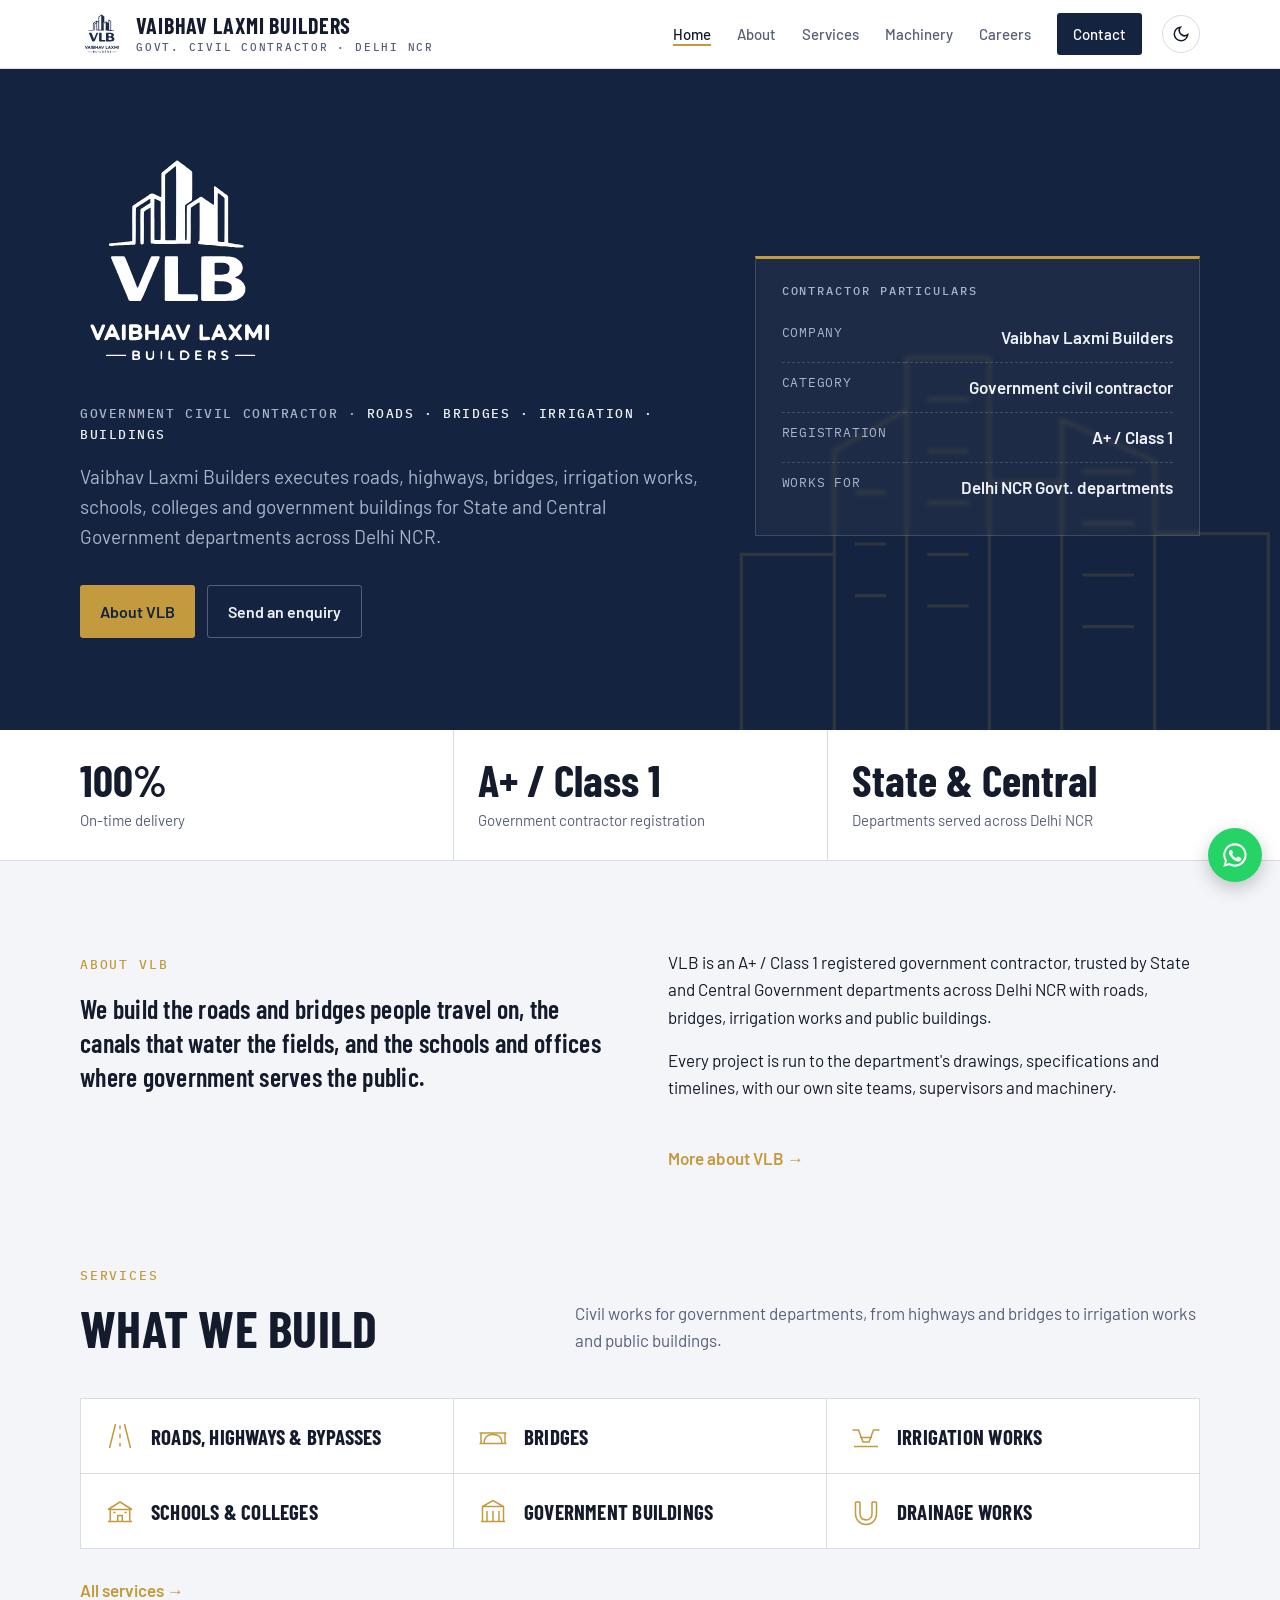
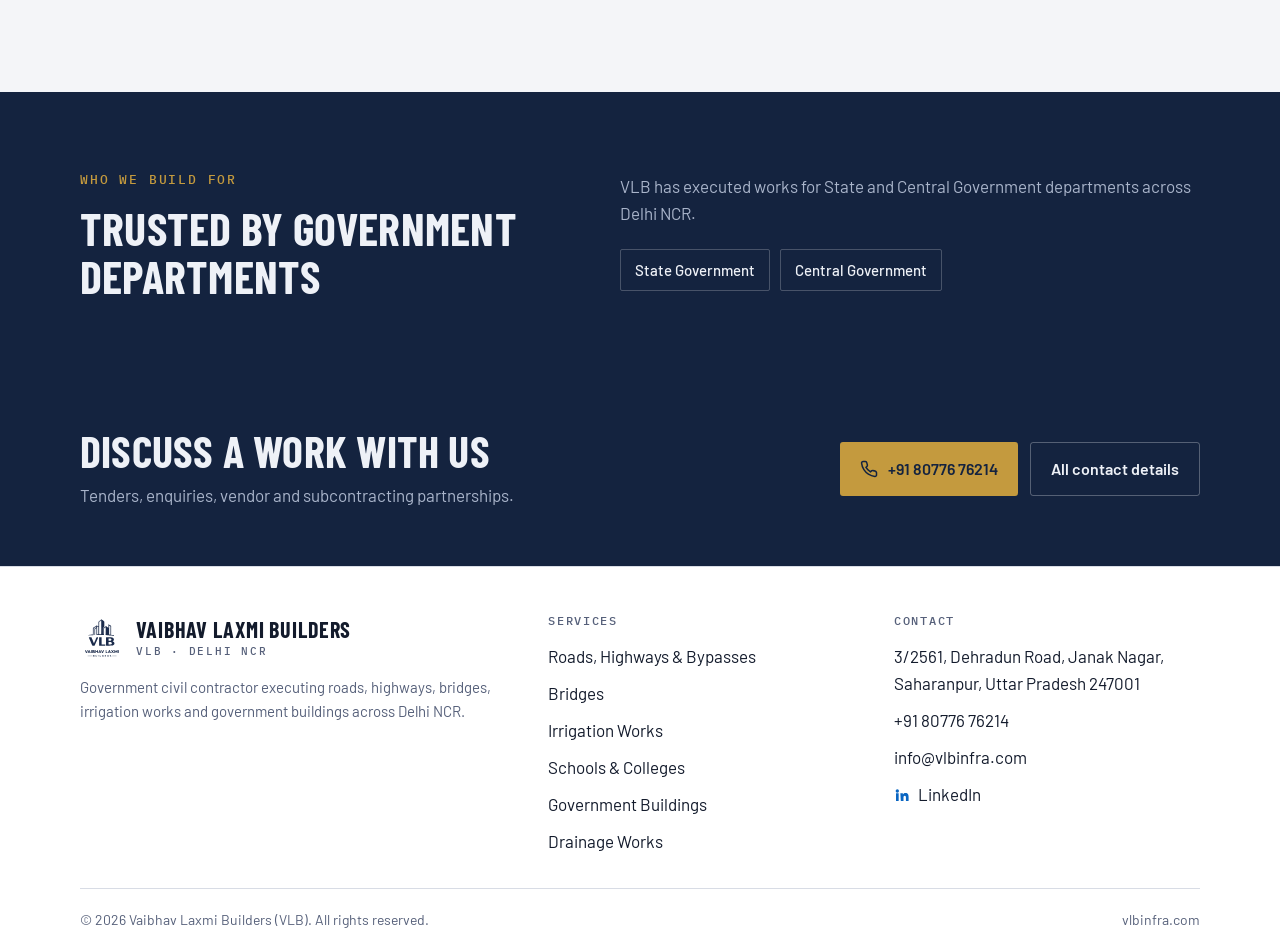
<file: index.html>
<!doctype html>
<html lang="en">
<head>
<meta charset="utf-8">
<meta name="viewport" content="width=device-width, initial-scale=1, viewport-fit=cover">
<meta name="color-scheme" content="light dark">
<script>try{var t=localStorage.getItem("vlb-theme");if(t==="dark"||t==="light")document.documentElement.setAttribute("data-theme",t)}catch(e){}</script>
<meta name="theme-color" content="#14233f">
<title>VLB</title>
<meta name="description" content="Vaibhav Laxmi Builders (VLB): A+ / Class 1 government civil contractor for roads, highways, bridges, irrigation works, schools, colleges and government buildings across Delhi NCR.">
<meta property="og:title" content="Vaibhav Laxmi Builders (VLB) — Government Civil Contractor, Delhi NCR">
<meta property="og:description" content="Vaibhav Laxmi Builders (VLB): A+ / Class 1 government civil contractor for roads, highways, bridges, irrigation works, schools, colleges and government buildings across Delhi NCR.">
<meta property="og:type" content="website">
<meta property="og:url" content="https://www.vlbinfra.com/">
<link rel="canonical" href="https://www.vlbinfra.com/">
<meta property="og:image" content="https://www.vlbinfra.com/assets/logo.png">
<link rel="icon" href="assets/favicon.svg" type="image/svg+xml">
<link rel="icon" href="assets/favicon-32.png" sizes="32x32" type="image/png">
<link rel="apple-touch-icon" href="assets/apple-touch-icon.png">
<link rel="preconnect" href="https://fonts.googleapis.com">
<link rel="preconnect" href="https://fonts.gstatic.com" crossorigin>
<link rel="stylesheet" href="https://fonts.googleapis.com/css2?family=Barlow+Condensed:wght@500;600;700&family=Barlow:wght@400;500;600&family=IBM+Plex+Mono:wght@400;500&display=swap">
<link rel="stylesheet" href="assets/style.css?v=29bf2eff">
</head>
<body>
<header class="top">
  <div class="wrap">
    <a class="brand" href="/" aria-label="Vaibhav Laxmi Builders home">
      <span class="mark"><img src="assets/logo.svg" alt="VLB logo"></span>
      <span><b>Vaibhav Laxmi Builders</b><small>Govt. Civil Contractor · Delhi NCR</small></span>
    </a>
    <button class="theme-btn" type="button" aria-label="Switch to dark mode" title="Dark / light mode">
      <svg class="i-moon" viewBox="0 0 24 24" fill="none" stroke="currentColor" stroke-width="2" aria-hidden="true"><path d="M21 12.8A9 9 0 1 1 11.2 3a7 7 0 0 0 9.8 9.8z"/></svg>
      <svg class="i-sun" viewBox="0 0 24 24" fill="none" stroke="currentColor" stroke-width="2" aria-hidden="true"><circle cx="12" cy="12" r="4.5"/><path d="M12 1.5v2.5M12 20v2.5M4.6 4.6l1.8 1.8M17.6 17.6l1.8 1.8M1.5 12H4M20 12h2.5M4.6 19.4l1.8-1.8M17.6 6.4l1.8-1.8"/></svg>
    </button>
    <button class="menu-btn" type="button" aria-expanded="false" aria-controls="site-nav" aria-label="Open menu">
      <svg viewBox="0 0 24 24" fill="none" stroke="currentColor" stroke-width="2"><path d="M3 6h18M3 12h18M3 18h18"/></svg>
    </button>
    <nav class="nav" id="site-nav" aria-label="Main">
      <a href="/" aria-current="page">Home</a>
      <a href="/about">About</a>
      <a href="/services">Services</a>
      <a href="/machinery">Machinery</a>
      <a href="/careers">Careers</a>
      <a class="cta" href="/contact">Contact</a>
    </nav>
  </div>
</header>

<main>
  <section class="hero hero-logo">
    <svg class="skyline" viewBox="0 0 600 420" fill="none" stroke="#c49a3e" stroke-width="3" aria-hidden="true">
      <path d="M40 420V250h90v170M130 420V150l70-40v310M200 420V60h80v360M280 420V180h70v240M350 420V120l90 40v260M440 420V230h110v190"/>
      <path d="M220 100h40M220 150h40M220 200h40M220 250h40M220 300h40M370 170h50M370 220h50M370 270h50M370 320h50M150 190h30M150 240h30M150 290h30"/>
    </svg>
    <div class="wrap">
      <div>
        <img class="hero-logo-img" src="assets/logo-light.svg" alt="VLB – Vaibhav Laxmi Builders">
        <h1 class="sr-only">VLB – Vaibhav Laxmi Builders</h1>
        <p class="hero-tag">Government civil contractor · <em>Roads · Bridges · Irrigation · Buildings</em></p>
        <p class="lede">Vaibhav Laxmi Builders executes roads, highways, bridges, irrigation works, schools, colleges and government buildings for State and Central Government departments across Delhi NCR.</p>
        <div class="actions">
          <a class="btn btn-gold" href="/about">About VLB</a>
          <a class="btn btn-ghost" href="/contact#enquiry">Send an enquiry</a>
        </div>
      </div>
      <aside class="sheet" aria-label="Contractor particulars">
        <h2>Contractor particulars</h2>
        <dl>
          <dt>Company</dt><dd>Vaibhav Laxmi Builders</dd>
          <dt>Category</dt><dd>Government civil contractor</dd>
          <dt>Registration</dt><dd>A+ / Class 1</dd>
          <dt>Works for</dt><dd>Delhi NCR Govt. departments</dd>
        </dl>
      </aside>
    </div>
  </section>

  <div class="strip">
    <div class="wrap">
      <div class="stat"><b>100%</b><span>On-time delivery</span></div>
      <div class="stat"><b>A+ / Class 1</b><span>Government contractor registration</span></div>
      <div class="stat"><b>State &amp; Central</b><span>Departments served across Delhi NCR</span></div>
    </div>
  </div>

  <section class="block">
    <div class="wrap">
      <div class="about-grid">
        <div>
          <span class="eyebrow">About VLB</span>
          <p class="big" style="margin-top:16px">We build the roads and bridges people travel on, the canals that water the fields, and the schools and offices where government serves the public.</p>
        </div>
        <div>
          <p>VLB is an A+ / Class 1 registered government contractor, trusted by State and Central Government departments across Delhi NCR with roads, bridges, irrigation works and public buildings.</p>
          <p>Every project is run to the department's drawings, specifications and timelines, with our own site teams, supervisors and machinery.</p>
          <a class="more" href="/about">More about VLB →</a>
        </div>
      </div>
    </div>
  </section>

  <section class="block" style="padding-top:0">
    <div class="wrap">
      <div class="head">
        <div><span class="eyebrow">Services</span><h2>What we build</h2></div>
        <p>Civil works for government departments, from highways and bridges to irrigation works and public buildings.</p>
      </div>
      <div class="svc-mini">
        <a href="/services#roads"><svg viewBox="0 0 40 40" fill="none" stroke="currentColor" stroke-width="2" aria-hidden="true"><path d="M14 4L6 36M26 4l8 32M20 6v5M20 17v6M20 29v5"/></svg>Roads, Highways &amp; Bypasses</a>
        <a href="/services#bridges"><svg viewBox="0 0 40 40" fill="none" stroke="currentColor" stroke-width="2" aria-hidden="true"><path d="M2 16h36M4 16v14M36 16v14M8 30c0-8 5-12 12-12s12 4 12 12M2 30h36"/></svg>Bridges</a>
        <a href="/services#irrigation"><svg viewBox="0 0 40 40" fill="none" stroke="currentColor" stroke-width="2" aria-hidden="true"><path d="M2 12h8l6 16h8l6-16h8M10 12l6 16M30 12l-6 16M4 34h32M12 22h16"/></svg>Irrigation Works</a>
        <a href="/services#education"><svg viewBox="0 0 40 40" fill="none" stroke="currentColor" stroke-width="2" aria-hidden="true"><path d="M4 34h32M7 34V18h26v16M4 18l16-10 16 10M17 34v-8h6v8M11 22h3M26 22h3M20 13v.5"/></svg>Schools &amp; Colleges</a>
        <a href="/services#buildings"><svg viewBox="0 0 40 40" fill="none" stroke="currentColor" stroke-width="2" aria-hidden="true"><path d="M4 34h32M6 34V14l14-8 14 8v20M12 34V20M20 34V20M28 34V20M6 14h28"/></svg>Government Buildings</a>
        <a href="/services#drainage"><svg viewBox="0 0 40 40" fill="none" stroke="currentColor" stroke-width="2" aria-hidden="true"><path d="M6 8v16a14 14 0 0 0 28 0V8M6 8h6M28 8h6M12 8v16a8 8 0 0 0 16 0V8M14 30c2 1 4 1.5 6 1.5"/></svg>Drainage Works</a>
      </div>
      <a class="more" href="/services">All services →</a>
    </div>
  </section>

  <section class="dept">
    <div class="wrap">
      <div><span class="eyebrow">Who we build for</span><h2>Trusted by government departments</h2></div>
      <div>
        <p style="margin-bottom:22px">VLB has executed works for State and Central Government departments across Delhi NCR.</p>
        <div class="tags"><span>State Government</span><span>Central Government</span></div>
      </div>
    </div>
  </section>

  <section class="cta-band">
    <div class="wrap">
      <div><h2>Discuss a work with us</h2><p>Tenders, enquiries, vendor and subcontracting partnerships.</p></div>
      <div class="actions">
        <a class="btn btn-gold" href="tel:+918077676214"><svg viewBox="0 0 24 24" fill="none" stroke="currentColor" stroke-width="2"><path d="M22 16.9v3a2 2 0 0 1-2.2 2 19.8 19.8 0 0 1-8.6-3.1 19.5 19.5 0 0 1-6-6A19.8 19.8 0 0 1 2.1 4.2 2 2 0 0 1 4.1 2h3a2 2 0 0 1 2 1.7c.1.9.4 1.8.7 2.7a2 2 0 0 1-.5 2.1L8 9.8a16 16 0 0 0 6 6l1.3-1.3a2 2 0 0 1 2.1-.4c.9.3 1.8.6 2.7.7a2 2 0 0 1 1.7 2z"/></svg>+91 80776 76214</a>
        <a class="btn btn-ghost" href="/contact">All contact details</a>
      </div>
    </div>
  </section>
</main>

<footer class="foot">
  <div class="wrap">
    <div class="cols">
      <div>
        <a class="brand" href="/">
          <span class="mark"><img src="assets/logo.svg" alt=""></span>
          <span><b>Vaibhav Laxmi Builders</b><small>VLB · Delhi NCR</small></span>
        </a>
        <p>Government civil contractor executing roads, highways, bridges, irrigation works and government buildings across Delhi NCR.</p>
      </div>
      <div>
        <h4>Services</h4>
        <ul>
          <li><a href="/services#roads">Roads, Highways &amp; Bypasses</a></li>
          <li><a href="/services#bridges">Bridges</a></li>
          <li><a href="/services#irrigation">Irrigation Works</a></li>
          <li><a href="/services#education">Schools &amp; Colleges</a></li>
          <li><a href="/services#buildings">Government Buildings</a></li>
          <li><a href="/services#drainage">Drainage Works</a></li>
        </ul>
      </div>
      <div>
        <h4>Contact</h4>
        <ul>
          <li>3/2561, Dehradun Road, Janak Nagar, Saharanpur, Uttar Pradesh 247001</li>
          <li><a href="tel:+918077676214">+91 80776 76214</a></li>
          <li><a href="mailto:info@vlbinfra.com">info@vlbinfra.com</a></li>
          <li><a class="li-link" href="https://www.linkedin.com/company/vlb-vaibhav-laxmi-builders/" target="_blank" rel="noopener"><svg viewBox="0 0 24 24" fill="currentColor" aria-hidden="true"><path d="M4.98 3.5a2.5 2.5 0 1 1 0 5 2.5 2.5 0 0 1 0-5zM3 9.5h4V21H3zM9.5 9.5h3.8v1.6h.06c.53-1 1.83-2.06 3.77-2.06 4.03 0 4.77 2.65 4.77 6.1V21h-4v-5.1c0-1.22-.02-2.79-1.7-2.79-1.7 0-1.96 1.33-1.96 2.7V21h-4z"/></svg>LinkedIn</a></li>
        </ul>
      </div>
    </div>
    <div class="base">
      <span>© 2026 Vaibhav Laxmi Builders (VLB). All rights reserved.</span>
      <span>vlbinfra.com</span>
    </div>
  </div>
</footer>

<a class="wa" href="https://wa.me/918077676214" target="_blank" rel="noopener" aria-label="Chat on WhatsApp"><svg viewBox="0 0 24 24"><path d="M12 2a10 10 0 0 0-8.6 15.1L2 22l5-1.3A10 10 0 1 0 12 2zm0 18.2c-1.5 0-3-.4-4.3-1.2l-.3-.2-3 .8.8-2.9-.2-.3A8.2 8.2 0 1 1 12 20.2zm4.5-6.1c-.2-.1-1.5-.7-1.7-.8s-.4-.1-.6.1-.6.8-.8 1-.3.2-.5.1a6.7 6.7 0 0 1-3.3-2.9c-.3-.4.3-.4.7-1.3.1-.2 0-.3 0-.4l-.8-1.8c-.2-.5-.4-.4-.6-.4h-.5a1 1 0 0 0-.7.3 3 3 0 0 0-.9 2.2 5.2 5.2 0 0 0 1.1 2.7 11.8 11.8 0 0 0 4.5 4c1.7.7 2.3.8 3.2.6.5-.1 1.5-.6 1.7-1.2s.2-1.1.2-1.2-.2-.2-.5-.3z"/></svg></a>
<script src="assets/site.js?v=ffab29be"></script>
</body>
</html>
</file>
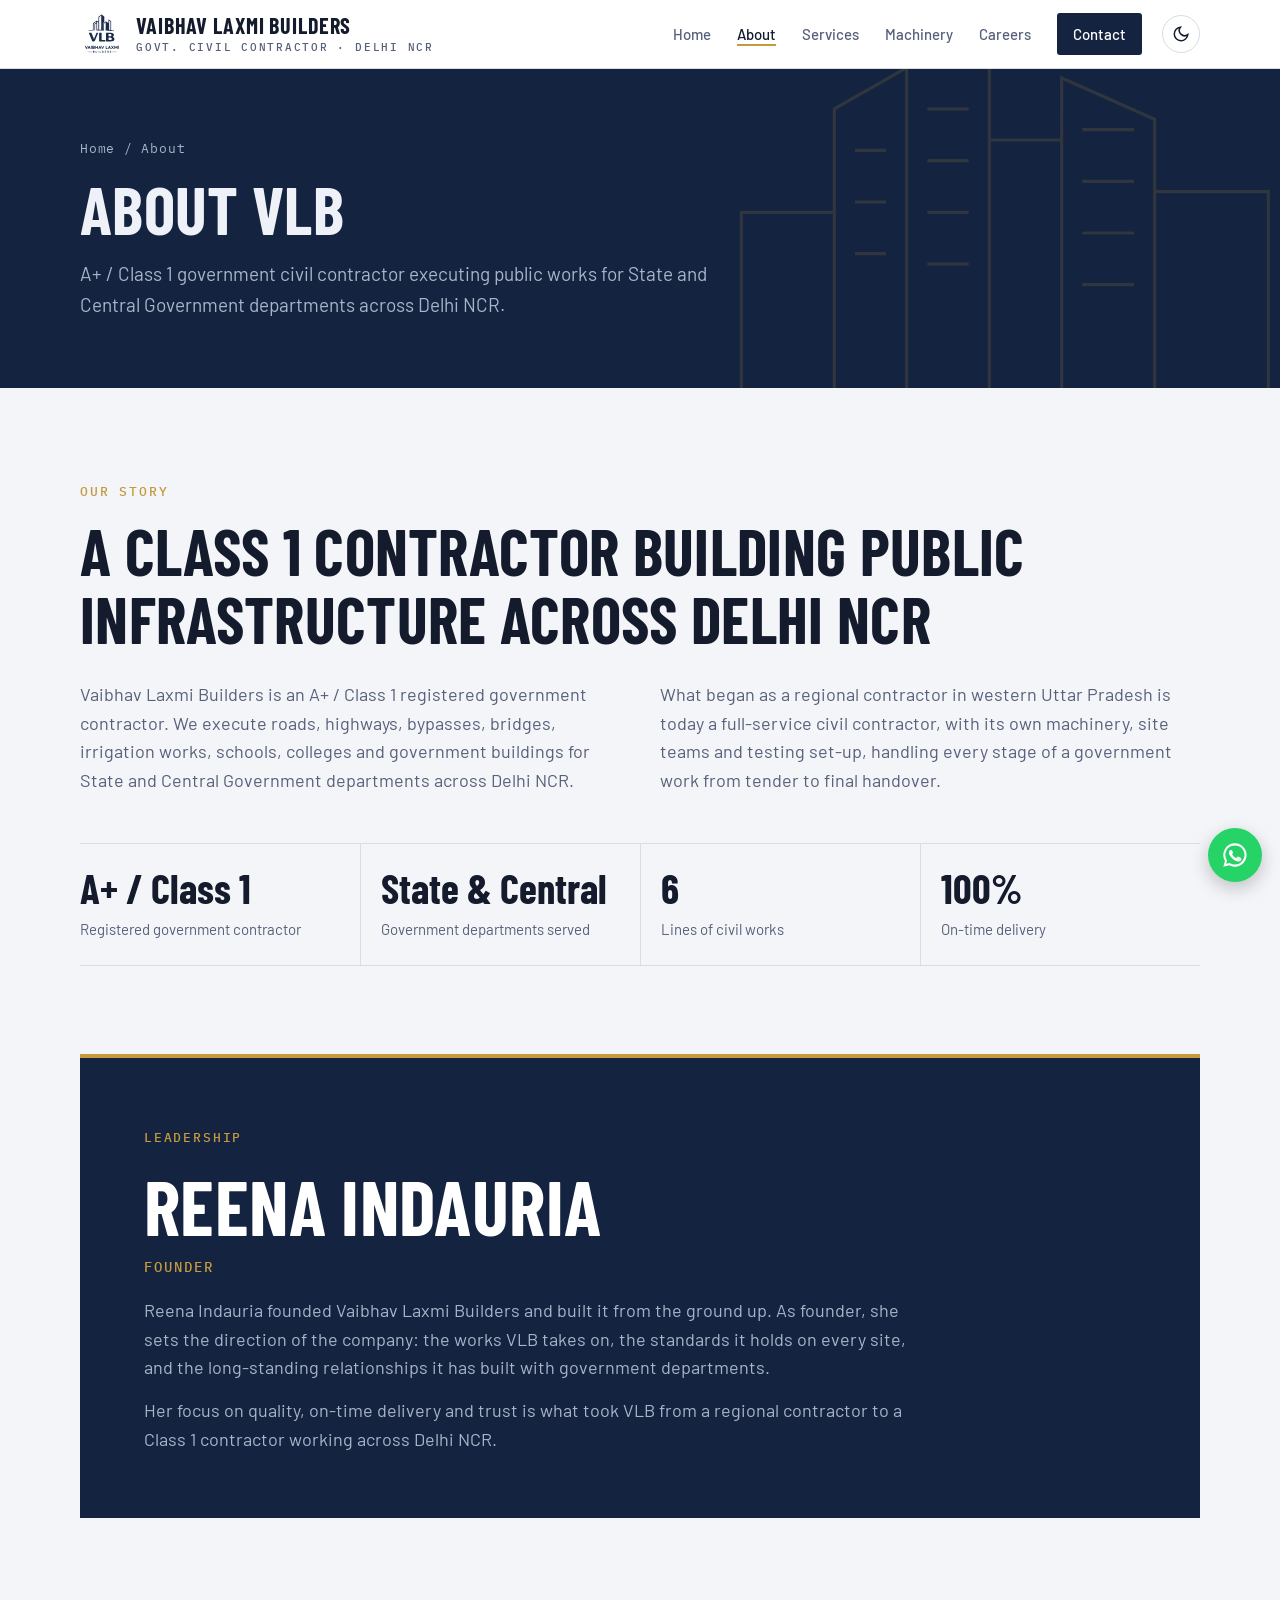
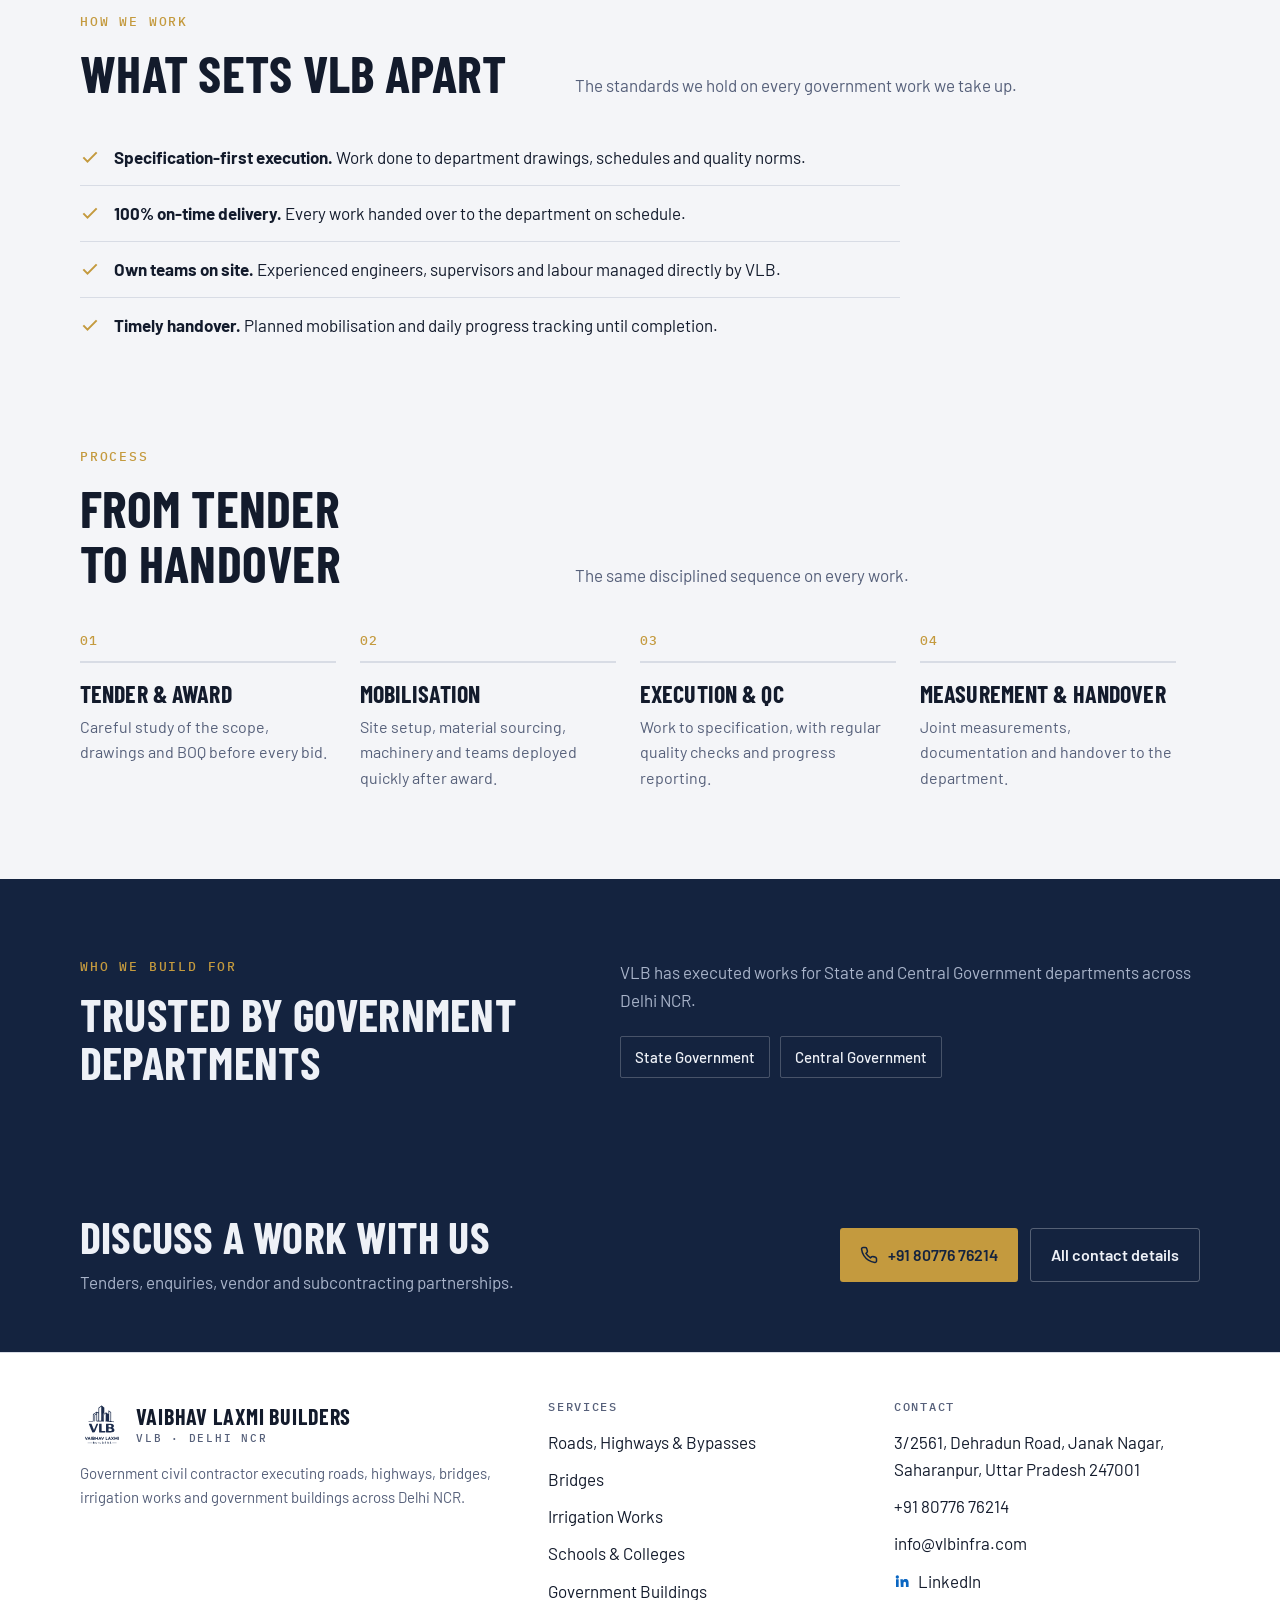
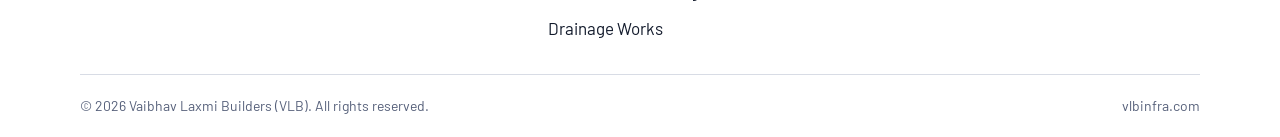
<file: about.html>
<!doctype html>
<html lang="en">
<head>
<meta charset="utf-8">
<meta name="viewport" content="width=device-width, initial-scale=1, viewport-fit=cover">
<meta name="color-scheme" content="light dark">
<script>try{var t=localStorage.getItem("vlb-theme");if(t==="dark"||t==="light")document.documentElement.setAttribute("data-theme",t)}catch(e){}</script>
<meta name="theme-color" content="#14233f">
<title>About | VLB</title>
<meta name="description" content="About Vaibhav Laxmi Builders (VLB): A+ / Class 1 government civil contractor executing public works across Delhi NCR.">
<meta property="og:title" content="About | Vaibhav Laxmi Builders (VLB)">
<meta property="og:description" content="About Vaibhav Laxmi Builders (VLB): A+ / Class 1 government civil contractor executing public works across Delhi NCR.">
<meta property="og:type" content="website">
<meta property="og:url" content="https://www.vlbinfra.com/about">
<link rel="canonical" href="https://www.vlbinfra.com/about">
<meta property="og:image" content="https://www.vlbinfra.com/assets/logo.png">
<link rel="icon" href="assets/favicon.svg" type="image/svg+xml">
<link rel="icon" href="assets/favicon-32.png" sizes="32x32" type="image/png">
<link rel="apple-touch-icon" href="assets/apple-touch-icon.png">
<link rel="preconnect" href="https://fonts.googleapis.com">
<link rel="preconnect" href="https://fonts.gstatic.com" crossorigin>
<link rel="stylesheet" href="https://fonts.googleapis.com/css2?family=Barlow+Condensed:wght@500;600;700&family=Barlow:wght@400;500;600&family=IBM+Plex+Mono:wght@400;500&display=swap">
<link rel="stylesheet" href="assets/style.css?v=29bf2eff">
</head>
<body>
<header class="top">
  <div class="wrap">
    <a class="brand" href="/" aria-label="Vaibhav Laxmi Builders home">
      <span class="mark"><img src="assets/logo.svg" alt="VLB logo"></span>
      <span><b>Vaibhav Laxmi Builders</b><small>Govt. Civil Contractor · Delhi NCR</small></span>
    </a>
    <button class="theme-btn" type="button" aria-label="Switch to dark mode" title="Dark / light mode">
      <svg class="i-moon" viewBox="0 0 24 24" fill="none" stroke="currentColor" stroke-width="2" aria-hidden="true"><path d="M21 12.8A9 9 0 1 1 11.2 3a7 7 0 0 0 9.8 9.8z"/></svg>
      <svg class="i-sun" viewBox="0 0 24 24" fill="none" stroke="currentColor" stroke-width="2" aria-hidden="true"><circle cx="12" cy="12" r="4.5"/><path d="M12 1.5v2.5M12 20v2.5M4.6 4.6l1.8 1.8M17.6 17.6l1.8 1.8M1.5 12H4M20 12h2.5M4.6 19.4l1.8-1.8M17.6 6.4l1.8-1.8"/></svg>
    </button>
    <button class="menu-btn" type="button" aria-expanded="false" aria-controls="site-nav" aria-label="Open menu">
      <svg viewBox="0 0 24 24" fill="none" stroke="currentColor" stroke-width="2"><path d="M3 6h18M3 12h18M3 18h18"/></svg>
    </button>
    <nav class="nav" id="site-nav" aria-label="Main">
      <a href="/">Home</a>
      <a href="/about" aria-current="page">About</a>
      <a href="/services">Services</a>
      <a href="/machinery">Machinery</a>
      <a href="/careers">Careers</a>
      <a class="cta" href="/contact">Contact</a>
    </nav>
  </div>
</header>

<main>
  <section class="page-hero">
    <svg class="skyline" viewBox="0 0 600 420" fill="none" stroke="#c49a3e" stroke-width="3" aria-hidden="true">
      <path d="M40 420V250h90v170M130 420V150l70-40v310M200 420V60h80v360M280 420V180h70v240M350 420V120l90 40v260M440 420V230h110v190"/>
      <path d="M220 100h40M220 150h40M220 200h40M220 250h40M220 300h40M370 170h50M370 220h50M370 270h50M370 320h50M150 190h30M150 240h30M150 290h30"/>
    </svg>
    <div class="wrap">
      <span class="crumbs"><a href="/">Home</a> / About</span>
      <h1>About VLB</h1>
      <p>A+ / Class 1 government civil contractor executing public works for State and Central Government departments across Delhi NCR.</p>
    </div>
  </section>

  <section class="block">
    <div class="wrap">
      <div class="story">
        <span class="eyebrow">Our story</span>
        <h2>A Class 1 contractor building public infrastructure across Delhi NCR</h2>
        <div class="story-cols">
          <p>Vaibhav Laxmi Builders is an A+ / Class 1 registered government contractor. We execute roads, highways, bypasses, bridges, irrigation works, schools, colleges and government buildings for State and Central Government departments across Delhi NCR.</p>
          <p>What began as a regional contractor in western Uttar Pradesh is today a full-service civil contractor, with its own machinery, site teams and testing set-up, handling every stage of a government work from tender to final handover.</p>
        </div>
      </div>
      <div class="story-stats">
        <div><b>A+ / Class 1</b><span>Registered government contractor</span></div>
        <div><b>State &amp; Central</b><span>Government departments served</span></div>
        <div><b>6</b><span>Lines of civil works</span></div>
        <div><b>100%</b><span>On-time delivery</span></div>
      </div>
    </div>
  </section>

  <section class="block" id="leadership" style="padding-top:0">
    <div class="wrap">
      <div class="leader">
        <span class="eyebrow">Leadership</span>
        <h2>Reena Indauria</h2>
        <span class="leader-role">Founder</span>
        <p>Reena Indauria founded Vaibhav Laxmi Builders and built it from the ground up. As founder, she sets the direction of the company: the works VLB takes on, the standards it holds on every site, and the long-standing relationships it has built with government departments.</p>
        <p>Her focus on quality, on-time delivery and trust is what took VLB from a regional contractor to a Class 1 contractor working across Delhi NCR.</p>
      </div>
    </div>
  </section>

  <section class="block" style="padding-top:0">
    <div class="wrap">
      <div class="head">
        <div><span class="eyebrow">How we work</span><h2>What sets VLB apart</h2></div>
        <p>The standards we hold on every government work we take up.</p>
      </div>
      <ul class="checks" style="max-width:820px">
        <li><svg viewBox="0 0 24 24" fill="none" stroke="currentColor" stroke-width="2.4"><path d="M4 12.5l5 5L20 6.5"/></svg><span><b>Specification-first execution.</b> Work done to department drawings, schedules and quality norms.</span></li>
        <li><svg viewBox="0 0 24 24" fill="none" stroke="currentColor" stroke-width="2.4"><path d="M4 12.5l5 5L20 6.5"/></svg><span><b>100% on-time delivery.</b> Every work handed over to the department on schedule.</span></li>
        <li><svg viewBox="0 0 24 24" fill="none" stroke="currentColor" stroke-width="2.4"><path d="M4 12.5l5 5L20 6.5"/></svg><span><b>Own teams on site.</b> Experienced engineers, supervisors and labour managed directly by VLB.</span></li>
        <li><svg viewBox="0 0 24 24" fill="none" stroke="currentColor" stroke-width="2.4"><path d="M4 12.5l5 5L20 6.5"/></svg><span><b>Timely handover.</b> Planned mobilisation and daily progress tracking until completion.</span></li>
      </ul>
    </div>
  </section>

  <section class="block" style="padding-top:0">
    <div class="wrap">
      <div class="head">
        <div><span class="eyebrow">Process</span><h2>From tender to handover</h2></div>
        <p>The same disciplined sequence on every work.</p>
      </div>
      <ol class="steps">
        <li><h3>Tender &amp; award</h3><p>Careful study of the scope, drawings and BOQ before every bid.</p></li>
        <li><h3>Mobilisation</h3><p>Site setup, material sourcing, machinery and teams deployed quickly after award.</p></li>
        <li><h3>Execution &amp; QC</h3><p>Work to specification, with regular quality checks and progress reporting.</p></li>
        <li><h3>Measurement &amp; handover</h3><p>Joint measurements, documentation and handover to the department.</p></li>
      </ol>
    </div>
  </section>

  <section class="dept">
    <div class="wrap">
      <div><span class="eyebrow">Who we build for</span><h2>Trusted by government departments</h2></div>
      <div>
        <p style="margin-bottom:22px">VLB has executed works for State and Central Government departments across Delhi NCR.</p>
        <div class="tags"><span>State Government</span><span>Central Government</span></div>
      </div>
    </div>
  </section>

  <section class="cta-band">
    <div class="wrap">
      <div><h2>Discuss a work with us</h2><p>Tenders, enquiries, vendor and subcontracting partnerships.</p></div>
      <div class="actions">
        <a class="btn btn-gold" href="tel:+918077676214"><svg viewBox="0 0 24 24" fill="none" stroke="currentColor" stroke-width="2"><path d="M22 16.9v3a2 2 0 0 1-2.2 2 19.8 19.8 0 0 1-8.6-3.1 19.5 19.5 0 0 1-6-6A19.8 19.8 0 0 1 2.1 4.2 2 2 0 0 1 4.1 2h3a2 2 0 0 1 2 1.7c.1.9.4 1.8.7 2.7a2 2 0 0 1-.5 2.1L8 9.8a16 16 0 0 0 6 6l1.3-1.3a2 2 0 0 1 2.1-.4c.9.3 1.8.6 2.7.7a2 2 0 0 1 1.7 2z"/></svg>+91 80776 76214</a>
        <a class="btn btn-ghost" href="/contact">All contact details</a>
      </div>
    </div>
  </section>
</main>

<footer class="foot">
  <div class="wrap">
    <div class="cols">
      <div>
        <a class="brand" href="/">
          <span class="mark"><img src="assets/logo.svg" alt=""></span>
          <span><b>Vaibhav Laxmi Builders</b><small>VLB · Delhi NCR</small></span>
        </a>
        <p>Government civil contractor executing roads, highways, bridges, irrigation works and government buildings across Delhi NCR.</p>
      </div>
      <div>
        <h4>Services</h4>
        <ul>
          <li><a href="/services#roads">Roads, Highways &amp; Bypasses</a></li>
          <li><a href="/services#bridges">Bridges</a></li>
          <li><a href="/services#irrigation">Irrigation Works</a></li>
          <li><a href="/services#education">Schools &amp; Colleges</a></li>
          <li><a href="/services#buildings">Government Buildings</a></li>
          <li><a href="/services#drainage">Drainage Works</a></li>
        </ul>
      </div>
      <div>
        <h4>Contact</h4>
        <ul>
          <li>3/2561, Dehradun Road, Janak Nagar, Saharanpur, Uttar Pradesh 247001</li>
          <li><a href="tel:+918077676214">+91 80776 76214</a></li>
          <li><a href="mailto:info@vlbinfra.com">info@vlbinfra.com</a></li>
          <li><a class="li-link" href="https://www.linkedin.com/company/vlb-vaibhav-laxmi-builders/" target="_blank" rel="noopener"><svg viewBox="0 0 24 24" fill="currentColor" aria-hidden="true"><path d="M4.98 3.5a2.5 2.5 0 1 1 0 5 2.5 2.5 0 0 1 0-5zM3 9.5h4V21H3zM9.5 9.5h3.8v1.6h.06c.53-1 1.83-2.06 3.77-2.06 4.03 0 4.77 2.65 4.77 6.1V21h-4v-5.1c0-1.22-.02-2.79-1.7-2.79-1.7 0-1.96 1.33-1.96 2.7V21h-4z"/></svg>LinkedIn</a></li>
        </ul>
      </div>
    </div>
    <div class="base">
      <span>© 2026 Vaibhav Laxmi Builders (VLB). All rights reserved.</span>
      <span>vlbinfra.com</span>
    </div>
  </div>
</footer>

<a class="wa" href="https://wa.me/918077676214" target="_blank" rel="noopener" aria-label="Chat on WhatsApp"><svg viewBox="0 0 24 24"><path d="M12 2a10 10 0 0 0-8.6 15.1L2 22l5-1.3A10 10 0 1 0 12 2zm0 18.2c-1.5 0-3-.4-4.3-1.2l-.3-.2-3 .8.8-2.9-.2-.3A8.2 8.2 0 1 1 12 20.2zm4.5-6.1c-.2-.1-1.5-.7-1.7-.8s-.4-.1-.6.1-.6.8-.8 1-.3.2-.5.1a6.7 6.7 0 0 1-3.3-2.9c-.3-.4.3-.4.7-1.3.1-.2 0-.3 0-.4l-.8-1.8c-.2-.5-.4-.4-.6-.4h-.5a1 1 0 0 0-.7.3 3 3 0 0 0-.9 2.2 5.2 5.2 0 0 0 1.1 2.7 11.8 11.8 0 0 0 4.5 4c1.7.7 2.3.8 3.2.6.5-.1 1.5-.6 1.7-1.2s.2-1.1.2-1.2-.2-.2-.5-.3z"/></svg></a>
<script src="assets/site.js?v=ffab29be"></script>
</body>
</html>
</file>
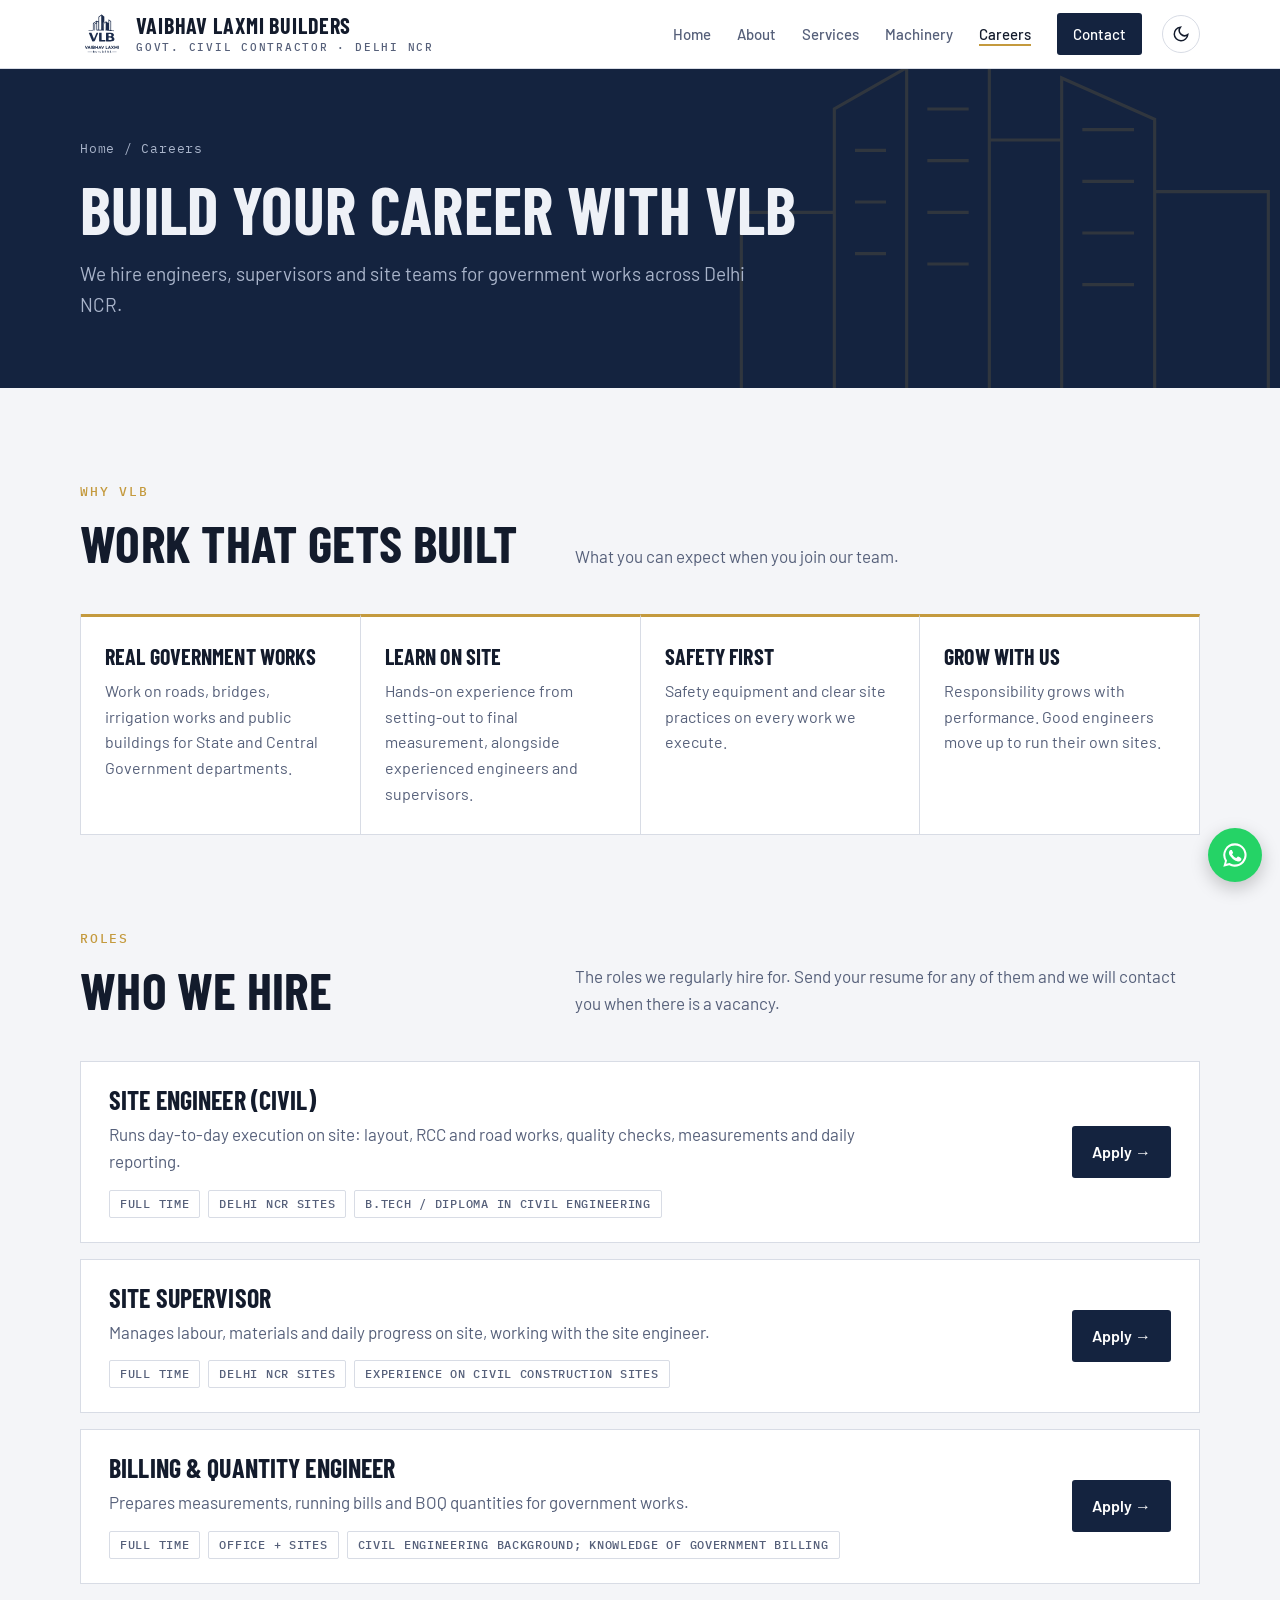
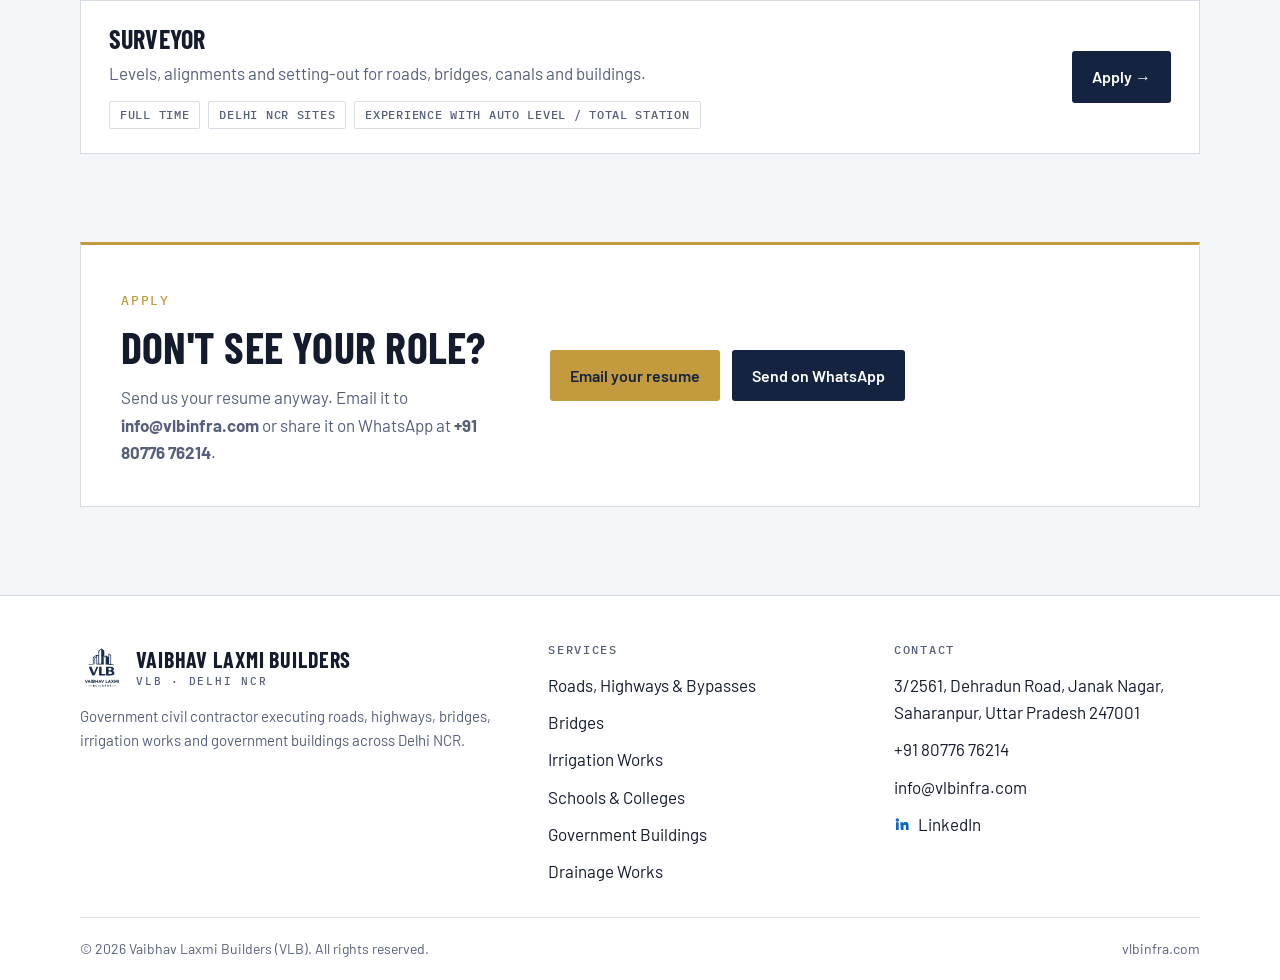
<file: careers.html>
<!doctype html>
<html lang="en">
<head>
<meta charset="utf-8">
<meta name="viewport" content="width=device-width, initial-scale=1, viewport-fit=cover">
<meta name="color-scheme" content="light dark">
<script>try{var t=localStorage.getItem("vlb-theme");if(t==="dark"||t==="light")document.documentElement.setAttribute("data-theme",t)}catch(e){}</script>
<meta name="theme-color" content="#14233f">
<title>Careers | VLB</title>
<meta name="description" content="Careers at Vaibhav Laxmi Builders (VLB): site engineer, supervisor, billing and survey roles on government works across Delhi NCR.">
<meta property="og:title" content="Careers | Vaibhav Laxmi Builders (VLB)">
<meta property="og:description" content="Careers at Vaibhav Laxmi Builders (VLB): site engineer, supervisor, billing and survey roles on government works across Delhi NCR.">
<meta property="og:type" content="website">
<meta property="og:url" content="https://www.vlbinfra.com/careers">
<link rel="canonical" href="https://www.vlbinfra.com/careers">
<meta property="og:image" content="https://www.vlbinfra.com/assets/logo.png">
<link rel="icon" href="assets/favicon.svg" type="image/svg+xml">
<link rel="icon" href="assets/favicon-32.png" sizes="32x32" type="image/png">
<link rel="apple-touch-icon" href="assets/apple-touch-icon.png">
<link rel="preconnect" href="https://fonts.googleapis.com">
<link rel="preconnect" href="https://fonts.gstatic.com" crossorigin>
<link rel="stylesheet" href="https://fonts.googleapis.com/css2?family=Barlow+Condensed:wght@500;600;700&family=Barlow:wght@400;500;600&family=IBM+Plex+Mono:wght@400;500&display=swap">
<link rel="stylesheet" href="assets/style.css?v=29bf2eff">
</head>
<body>
<header class="top">
  <div class="wrap">
    <a class="brand" href="/" aria-label="Vaibhav Laxmi Builders home">
      <span class="mark"><img src="assets/logo.svg" alt="VLB logo"></span>
      <span><b>Vaibhav Laxmi Builders</b><small>Govt. Civil Contractor · Delhi NCR</small></span>
    </a>
    <button class="theme-btn" type="button" aria-label="Switch to dark mode" title="Dark / light mode">
      <svg class="i-moon" viewBox="0 0 24 24" fill="none" stroke="currentColor" stroke-width="2" aria-hidden="true"><path d="M21 12.8A9 9 0 1 1 11.2 3a7 7 0 0 0 9.8 9.8z"/></svg>
      <svg class="i-sun" viewBox="0 0 24 24" fill="none" stroke="currentColor" stroke-width="2" aria-hidden="true"><circle cx="12" cy="12" r="4.5"/><path d="M12 1.5v2.5M12 20v2.5M4.6 4.6l1.8 1.8M17.6 17.6l1.8 1.8M1.5 12H4M20 12h2.5M4.6 19.4l1.8-1.8M17.6 6.4l1.8-1.8"/></svg>
    </button>
    <button class="menu-btn" type="button" aria-expanded="false" aria-controls="site-nav" aria-label="Open menu">
      <svg viewBox="0 0 24 24" fill="none" stroke="currentColor" stroke-width="2"><path d="M3 6h18M3 12h18M3 18h18"/></svg>
    </button>
    <nav class="nav" id="site-nav" aria-label="Main">
      <a href="/">Home</a>
      <a href="/about">About</a>
      <a href="/services">Services</a>
      <a href="/machinery">Machinery</a>
      <a href="/careers" aria-current="page">Careers</a>
      <a class="cta" href="/contact">Contact</a>
    </nav>
  </div>
</header>

<main>
  <section class="page-hero">
    <svg class="skyline" viewBox="0 0 600 420" fill="none" stroke="#c49a3e" stroke-width="3" aria-hidden="true">
      <path d="M40 420V250h90v170M130 420V150l70-40v310M200 420V60h80v360M280 420V180h70v240M350 420V120l90 40v260M440 420V230h110v190"/>
      <path d="M220 100h40M220 150h40M220 200h40M220 250h40M220 300h40M370 170h50M370 220h50M370 270h50M370 320h50M150 190h30M150 240h30M150 290h30"/>
    </svg>
    <div class="wrap">
      <span class="crumbs"><a href="/">Home</a> / Careers</span>
      <h1>Build your career with VLB</h1>
      <p>We hire engineers, supervisors and site teams for government works across Delhi NCR.</p>
    </div>
  </section>

  <section class="block">
    <div class="wrap">
      <div class="head">
        <div><span class="eyebrow">Why VLB</span><h2>Work that gets built</h2></div>
        <p>What you can expect when you join our team.</p>
      </div>
      <div class="why-grid">
        <div class="why"><h3>Real government works</h3><p>Work on roads, bridges, irrigation works and public buildings for State and Central Government departments.</p></div>
        <div class="why"><h3>Learn on site</h3><p>Hands-on experience from setting-out to final measurement, alongside experienced engineers and supervisors.</p></div>
        <div class="why"><h3>Safety first</h3><p>Safety equipment and clear site practices on every work we execute.</p></div>
        <div class="why"><h3>Grow with us</h3><p>Responsibility grows with performance. Good engineers move up to run their own sites.</p></div>
      </div>
    </div>
  </section>

  <section class="block" id="roles" style="padding-top:0">
    <div class="wrap">
      <div class="head">
        <div><span class="eyebrow">Roles</span><h2>Who we hire</h2></div>
        <p>The roles we regularly hire for. Send your resume for any of them and we will contact you when there is a vacancy.</p>
      </div>
      <div class="roles">
        <article class="role">
          <div class="role-main">
            <h3>Site Engineer (Civil)</h3>
            <p>Runs day-to-day execution on site: layout, RCC and road works, quality checks, measurements and daily reporting.</p>
            <ul class="role-meta"><li>Full time</li><li>Delhi NCR sites</li><li>B.Tech / Diploma in Civil Engineering</li></ul>
          </div>
          <div class="role-act"><a class="btn btn-navy" href="mailto:info@vlbinfra.com?subject=Application%3A%20Site%20Engineer%20%28Civil%29&amp;body=Hello%20VLB%20team%2C%0A%0AI%20would%20like%20to%20apply%20for%20the%20Site%20Engineer%20%28Civil%29%20role.%0A%0AName%3A%0APhone%3A%0AExperience%3A%0A%0A%28Please%20attach%20your%20resume.%29">Apply →</a></div>
        </article>
        <article class="role">
          <div class="role-main">
            <h3>Site Supervisor</h3>
            <p>Manages labour, materials and daily progress on site, working with the site engineer.</p>
            <ul class="role-meta"><li>Full time</li><li>Delhi NCR sites</li><li>Experience on civil construction sites</li></ul>
          </div>
          <div class="role-act"><a class="btn btn-navy" href="mailto:info@vlbinfra.com?subject=Application%3A%20Site%20Supervisor&amp;body=Hello%20VLB%20team%2C%0A%0AI%20would%20like%20to%20apply%20for%20the%20Site%20Supervisor%20role.%0A%0AName%3A%0APhone%3A%0AExperience%3A%0A%0A%28Please%20attach%20your%20resume.%29">Apply →</a></div>
        </article>
        <article class="role">
          <div class="role-main">
            <h3>Billing &amp; Quantity Engineer</h3>
            <p>Prepares measurements, running bills and BOQ quantities for government works.</p>
            <ul class="role-meta"><li>Full time</li><li>Office + sites</li><li>Civil Engineering background; knowledge of government billing</li></ul>
          </div>
          <div class="role-act"><a class="btn btn-navy" href="mailto:info@vlbinfra.com?subject=Application%3A%20Billing%20%26%20Quantity%20Engineer&amp;body=Hello%20VLB%20team%2C%0A%0AI%20would%20like%20to%20apply%20for%20the%20Billing%20%26%20Quantity%20Engineer%20role.%0A%0AName%3A%0APhone%3A%0AExperience%3A%0A%0A%28Please%20attach%20your%20resume.%29">Apply →</a></div>
        </article>
        <article class="role">
          <div class="role-main">
            <h3>Surveyor</h3>
            <p>Levels, alignments and setting-out for roads, bridges, canals and buildings.</p>
            <ul class="role-meta"><li>Full time</li><li>Delhi NCR sites</li><li>Experience with auto level / total station</li></ul>
          </div>
          <div class="role-act"><a class="btn btn-navy" href="mailto:info@vlbinfra.com?subject=Application%3A%20Surveyor&amp;body=Hello%20VLB%20team%2C%0A%0AI%20would%20like%20to%20apply%20for%20the%20Surveyor%20role.%0A%0AName%3A%0APhone%3A%0AExperience%3A%0A%0A%28Please%20attach%20your%20resume.%29">Apply →</a></div>
        </article>
      </div>
    </div>
  </section>

  <section class="block" style="padding-top:0">
    <div class="wrap">
      <div class="enquiry">
        <div>
          <span class="eyebrow">Apply</span>
          <h2>Don't see your role?</h2>
          <p>Send us your resume anyway. Email it to <b>info@vlbinfra.com</b> or share it on WhatsApp at <b>+91 80776 76214</b>.</p>
        </div>
        <div class="apply-actions">
          <a class="btn btn-gold" href="mailto:info@vlbinfra.com?subject=Resume%20for%20VLB&amp;body=Hello%20VLB%20team%2C%0A%0AI%20would%20like%20to%20work%20with%20Vaibhav%20Laxmi%20Builders.%0A%0AName%3A%0APhone%3A%0ARole%20I%20am%20interested%20in%3A%0AExperience%3A%0A%0A%28Please%20attach%20your%20resume.%29">Email your resume</a>
          <a class="btn btn-navy" href="https://wa.me/918077676214?text=Hello%20VLB%20team%2C%20I%20would%20like%20to%20share%20my%20resume%20for%20a%20job%20at%20Vaibhav%20Laxmi%20Builders." target="_blank" rel="noopener">Send on WhatsApp</a>
        </div>
      </div>
    </div>
  </section>
</main>

<footer class="foot">
  <div class="wrap">
    <div class="cols">
      <div>
        <a class="brand" href="/">
          <span class="mark"><img src="assets/logo.svg" alt=""></span>
          <span><b>Vaibhav Laxmi Builders</b><small>VLB · Delhi NCR</small></span>
        </a>
        <p>Government civil contractor executing roads, highways, bridges, irrigation works and government buildings across Delhi NCR.</p>
      </div>
      <div>
        <h4>Services</h4>
        <ul>
          <li><a href="/services#roads">Roads, Highways &amp; Bypasses</a></li>
          <li><a href="/services#bridges">Bridges</a></li>
          <li><a href="/services#irrigation">Irrigation Works</a></li>
          <li><a href="/services#education">Schools &amp; Colleges</a></li>
          <li><a href="/services#buildings">Government Buildings</a></li>
          <li><a href="/services#drainage">Drainage Works</a></li>
        </ul>
      </div>
      <div>
        <h4>Contact</h4>
        <ul>
          <li>3/2561, Dehradun Road, Janak Nagar, Saharanpur, Uttar Pradesh 247001</li>
          <li><a href="tel:+918077676214">+91 80776 76214</a></li>
          <li><a href="mailto:info@vlbinfra.com">info@vlbinfra.com</a></li>
          <li><a class="li-link" href="https://www.linkedin.com/company/vlb-vaibhav-laxmi-builders/" target="_blank" rel="noopener"><svg viewBox="0 0 24 24" fill="currentColor" aria-hidden="true"><path d="M4.98 3.5a2.5 2.5 0 1 1 0 5 2.5 2.5 0 0 1 0-5zM3 9.5h4V21H3zM9.5 9.5h3.8v1.6h.06c.53-1 1.83-2.06 3.77-2.06 4.03 0 4.77 2.65 4.77 6.1V21h-4v-5.1c0-1.22-.02-2.79-1.7-2.79-1.7 0-1.96 1.33-1.96 2.7V21h-4z"/></svg>LinkedIn</a></li>
        </ul>
      </div>
    </div>
    <div class="base">
      <span>© 2026 Vaibhav Laxmi Builders (VLB). All rights reserved.</span>
      <span>vlbinfra.com</span>
    </div>
  </div>
</footer>

<a class="wa" href="https://wa.me/918077676214" target="_blank" rel="noopener" aria-label="Chat on WhatsApp"><svg viewBox="0 0 24 24"><path d="M12 2a10 10 0 0 0-8.6 15.1L2 22l5-1.3A10 10 0 1 0 12 2zm0 18.2c-1.5 0-3-.4-4.3-1.2l-.3-.2-3 .8.8-2.9-.2-.3A8.2 8.2 0 1 1 12 20.2zm4.5-6.1c-.2-.1-1.5-.7-1.7-.8s-.4-.1-.6.1-.6.8-.8 1-.3.2-.5.1a6.7 6.7 0 0 1-3.3-2.9c-.3-.4.3-.4.7-1.3.1-.2 0-.3 0-.4l-.8-1.8c-.2-.5-.4-.4-.6-.4h-.5a1 1 0 0 0-.7.3 3 3 0 0 0-.9 2.2 5.2 5.2 0 0 0 1.1 2.7 11.8 11.8 0 0 0 4.5 4c1.7.7 2.3.8 3.2.6.5-.1 1.5-.6 1.7-1.2s.2-1.1.2-1.2-.2-.2-.5-.3z"/></svg></a>
<script src="assets/site.js?v=ffab29be"></script>
</body>
</html>
</file>
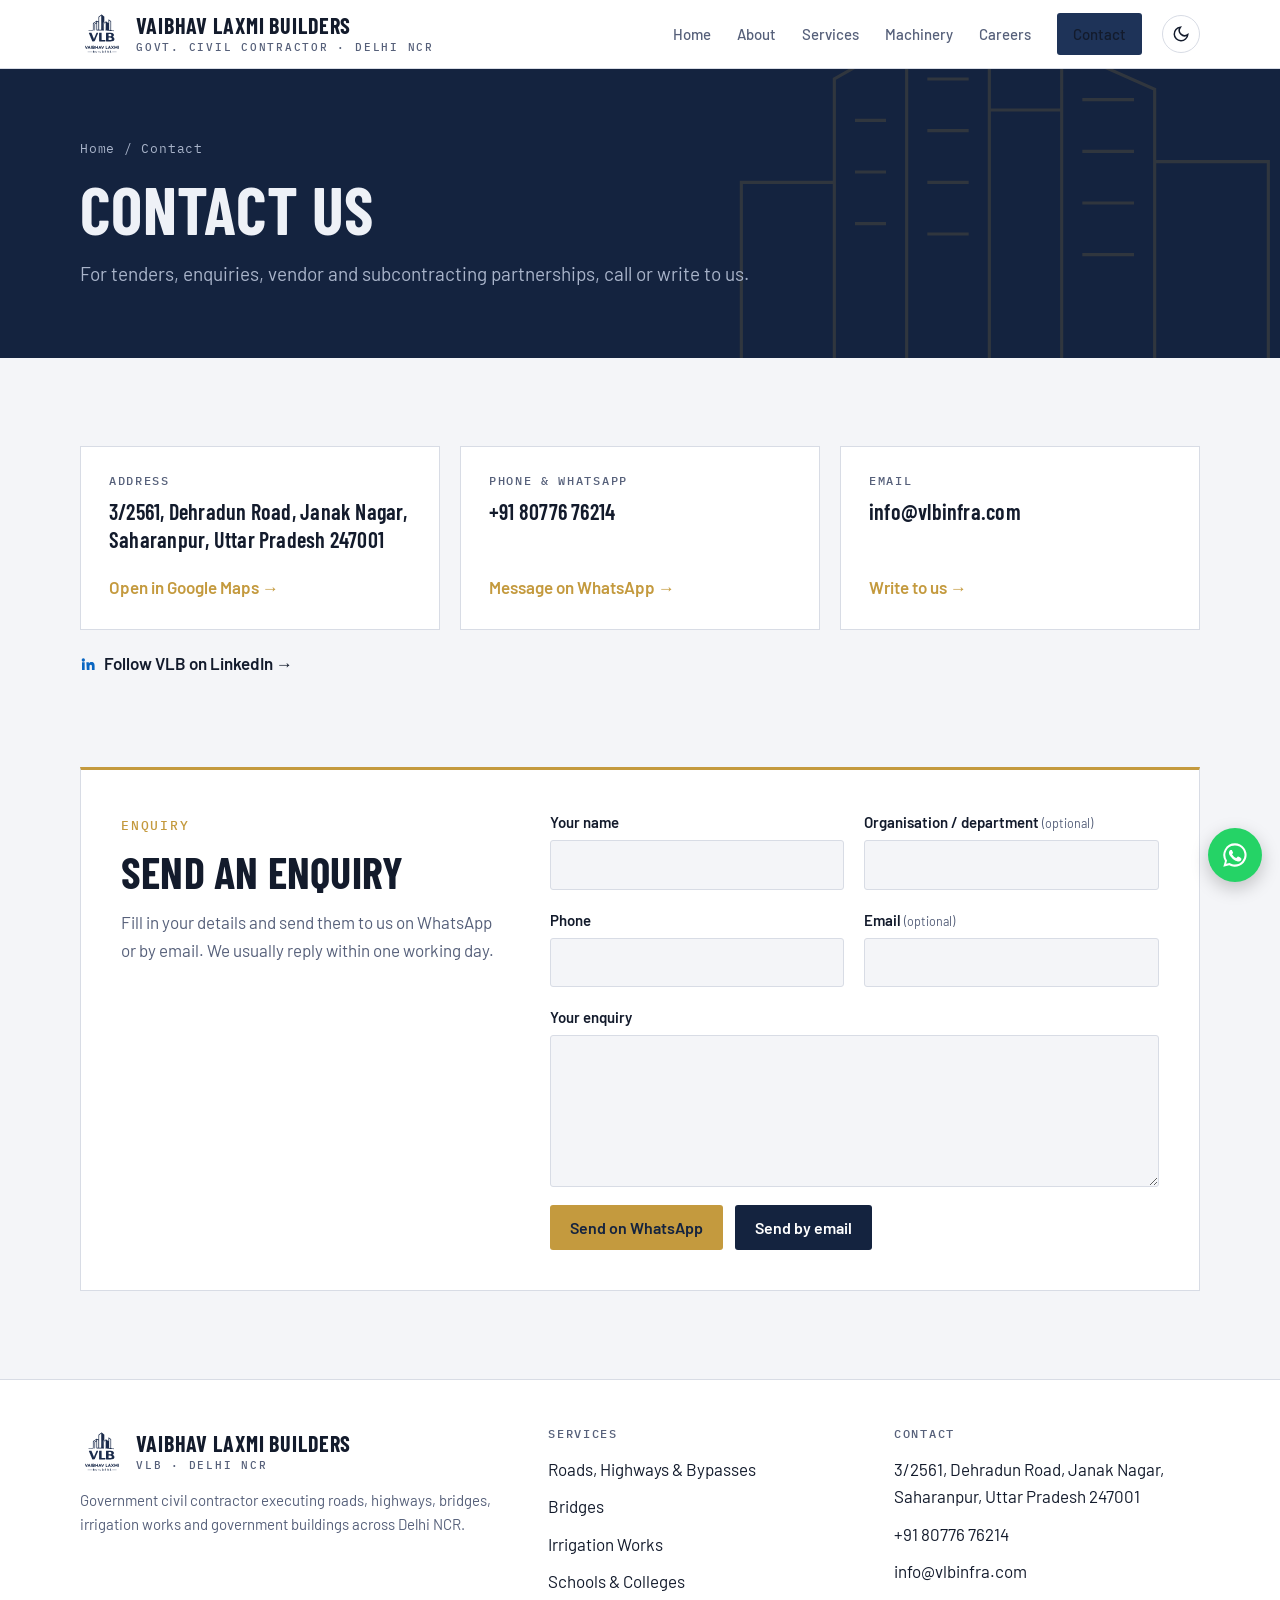
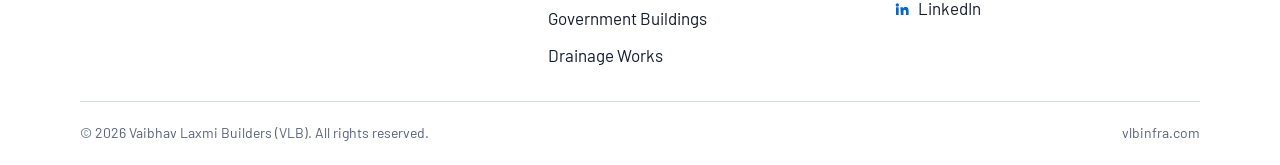
<file: contact.html>
<!doctype html>
<html lang="en">
<head>
<meta charset="utf-8">
<meta name="viewport" content="width=device-width, initial-scale=1, viewport-fit=cover">
<meta name="color-scheme" content="light dark">
<script>try{var t=localStorage.getItem("vlb-theme");if(t==="dark"||t==="light")document.documentElement.setAttribute("data-theme",t)}catch(e){}</script>
<meta name="theme-color" content="#14233f">
<title>Contact | VLB</title>
<meta name="description" content="Contact Vaibhav Laxmi Builders (VLB). Phone +91 80776 76214, email info@vlbinfra.com.">
<meta property="og:title" content="Contact | Vaibhav Laxmi Builders (VLB)">
<meta property="og:description" content="Contact Vaibhav Laxmi Builders (VLB). Phone +91 80776 76214, email info@vlbinfra.com.">
<meta property="og:type" content="website">
<meta property="og:url" content="https://www.vlbinfra.com/contact">
<link rel="canonical" href="https://www.vlbinfra.com/contact">
<meta property="og:image" content="https://www.vlbinfra.com/assets/logo.png">
<link rel="icon" href="assets/favicon.svg" type="image/svg+xml">
<link rel="icon" href="assets/favicon-32.png" sizes="32x32" type="image/png">
<link rel="apple-touch-icon" href="assets/apple-touch-icon.png">
<link rel="preconnect" href="https://fonts.googleapis.com">
<link rel="preconnect" href="https://fonts.gstatic.com" crossorigin>
<link rel="stylesheet" href="https://fonts.googleapis.com/css2?family=Barlow+Condensed:wght@500;600;700&family=Barlow:wght@400;500;600&family=IBM+Plex+Mono:wght@400;500&display=swap">
<link rel="stylesheet" href="assets/style.css?v=29bf2eff">
</head>
<body>
<header class="top">
  <div class="wrap">
    <a class="brand" href="/" aria-label="Vaibhav Laxmi Builders home">
      <span class="mark"><img src="assets/logo.svg" alt="VLB logo"></span>
      <span><b>Vaibhav Laxmi Builders</b><small>Govt. Civil Contractor · Delhi NCR</small></span>
    </a>
    <button class="theme-btn" type="button" aria-label="Switch to dark mode" title="Dark / light mode">
      <svg class="i-moon" viewBox="0 0 24 24" fill="none" stroke="currentColor" stroke-width="2" aria-hidden="true"><path d="M21 12.8A9 9 0 1 1 11.2 3a7 7 0 0 0 9.8 9.8z"/></svg>
      <svg class="i-sun" viewBox="0 0 24 24" fill="none" stroke="currentColor" stroke-width="2" aria-hidden="true"><circle cx="12" cy="12" r="4.5"/><path d="M12 1.5v2.5M12 20v2.5M4.6 4.6l1.8 1.8M17.6 17.6l1.8 1.8M1.5 12H4M20 12h2.5M4.6 19.4l1.8-1.8M17.6 6.4l1.8-1.8"/></svg>
    </button>
    <button class="menu-btn" type="button" aria-expanded="false" aria-controls="site-nav" aria-label="Open menu">
      <svg viewBox="0 0 24 24" fill="none" stroke="currentColor" stroke-width="2"><path d="M3 6h18M3 12h18M3 18h18"/></svg>
    </button>
    <nav class="nav" id="site-nav" aria-label="Main">
      <a href="/">Home</a>
      <a href="/about">About</a>
      <a href="/services">Services</a>
      <a href="/machinery">Machinery</a>
      <a href="/careers">Careers</a>
      <a class="cta" href="/contact" aria-current="page">Contact</a>
    </nav>
  </div>
</header>

<main>
  <section class="page-hero">
    <svg class="skyline" viewBox="0 0 600 420" fill="none" stroke="#c49a3e" stroke-width="3" aria-hidden="true">
      <path d="M40 420V250h90v170M130 420V150l70-40v310M200 420V60h80v360M280 420V180h70v240M350 420V120l90 40v260M440 420V230h110v190"/>
      <path d="M220 100h40M220 150h40M220 200h40M220 250h40M220 300h40M370 170h50M370 220h50M370 270h50M370 320h50M150 190h30M150 240h30M150 290h30"/>
    </svg>
    <div class="wrap">
      <span class="crumbs"><a href="/">Home</a> / Contact</span>
      <h1>Contact us</h1>
      <p>For tenders, enquiries, vendor and subcontracting partnerships, call or write to us.</p>
    </div>
  </section>

  <section class="block">
    <div class="wrap">
      <div class="contact">
        <div class="card">
          <span class="k">Address</span>
          <span class="v">3/2561, Dehradun Road, Janak Nagar, Saharanpur, Uttar Pradesh 247001</span>
          <a class="go" href="https://www.google.com/maps/search/?api=1&query=3%2F2561+Dehradun+Road+Janak+Nagar+Saharanpur+247001" target="_blank" rel="noopener">Open in Google Maps →</a>
        </div>
        <div class="card">
          <span class="k">Phone &amp; WhatsApp</span>
          <span class="v">+91 80776 76214</span>
          <a class="go" href="https://wa.me/918077676214" target="_blank" rel="noopener">Message on WhatsApp →</a>
        </div>
        <div class="card">
          <span class="k">Email</span>
          <span class="v">info@vlbinfra.com</span>
          <a class="go" href="mailto:info@vlbinfra.com">Write to us →</a>
        </div>
      </div>
      <p class="follow"><a class="li-link" href="https://www.linkedin.com/company/vlb-vaibhav-laxmi-builders/" target="_blank" rel="noopener"><svg viewBox="0 0 24 24" fill="currentColor" aria-hidden="true"><path d="M4.98 3.5a2.5 2.5 0 1 1 0 5 2.5 2.5 0 0 1 0-5zM3 9.5h4V21H3zM9.5 9.5h3.8v1.6h.06c.53-1 1.83-2.06 3.77-2.06 4.03 0 4.77 2.65 4.77 6.1V21h-4v-5.1c0-1.22-.02-2.79-1.7-2.79-1.7 0-1.96 1.33-1.96 2.7V21h-4z"/></svg>Follow VLB on LinkedIn →</a></p>
    </div>
  </section>

  <section class="block" id="enquiry" style="padding-top:0">
    <div class="wrap">
      <div class="enquiry">
        <div>
          <span class="eyebrow">Enquiry</span>
          <h2>Send an enquiry</h2>
          <p>Fill in your details and send them to us on WhatsApp or by email. We usually reply within one working day.</p>
        </div>
        <form id="enquiry-form" novalidate>
          <div class="field"><label for="enq-name">Your name</label><input id="enq-name" name="name" autocomplete="name" required></div>
          <div class="field"><label for="enq-org">Organisation / department <small>(optional)</small></label><input id="enq-org" name="org" autocomplete="organization"></div>
          <div class="field"><label for="enq-phone">Phone</label><input id="enq-phone" name="phone" type="tel" autocomplete="tel" required></div>
          <div class="field"><label for="enq-email">Email <small>(optional)</small></label><input id="enq-email" name="email" type="email" autocomplete="email"></div>
          <div class="field full"><label for="enq-msg">Your enquiry</label><textarea id="enq-msg" name="message" rows="5" required></textarea></div>
          <p class="form-error full" id="enq-error" role="alert" hidden>Please fill in your name, phone and enquiry.</p>
          <div class="actions full">
            <button class="btn btn-gold" type="submit" data-via="whatsapp">Send on WhatsApp</button>
            <button class="btn btn-navy" type="submit" data-via="email">Send by email</button>
          </div>
        </form>
      </div>
    </div>
  </section>
</main>

<footer class="foot">
  <div class="wrap">
    <div class="cols">
      <div>
        <a class="brand" href="/">
          <span class="mark"><img src="assets/logo.svg" alt=""></span>
          <span><b>Vaibhav Laxmi Builders</b><small>VLB · Delhi NCR</small></span>
        </a>
        <p>Government civil contractor executing roads, highways, bridges, irrigation works and government buildings across Delhi NCR.</p>
      </div>
      <div>
        <h4>Services</h4>
        <ul>
          <li><a href="/services#roads">Roads, Highways &amp; Bypasses</a></li>
          <li><a href="/services#bridges">Bridges</a></li>
          <li><a href="/services#irrigation">Irrigation Works</a></li>
          <li><a href="/services#education">Schools &amp; Colleges</a></li>
          <li><a href="/services#buildings">Government Buildings</a></li>
          <li><a href="/services#drainage">Drainage Works</a></li>
        </ul>
      </div>
      <div>
        <h4>Contact</h4>
        <ul>
          <li>3/2561, Dehradun Road, Janak Nagar, Saharanpur, Uttar Pradesh 247001</li>
          <li><a href="tel:+918077676214">+91 80776 76214</a></li>
          <li><a href="mailto:info@vlbinfra.com">info@vlbinfra.com</a></li>
          <li><a class="li-link" href="https://www.linkedin.com/company/vlb-vaibhav-laxmi-builders/" target="_blank" rel="noopener"><svg viewBox="0 0 24 24" fill="currentColor" aria-hidden="true"><path d="M4.98 3.5a2.5 2.5 0 1 1 0 5 2.5 2.5 0 0 1 0-5zM3 9.5h4V21H3zM9.5 9.5h3.8v1.6h.06c.53-1 1.83-2.06 3.77-2.06 4.03 0 4.77 2.65 4.77 6.1V21h-4v-5.1c0-1.22-.02-2.79-1.7-2.79-1.7 0-1.96 1.33-1.96 2.7V21h-4z"/></svg>LinkedIn</a></li>
        </ul>
      </div>
    </div>
    <div class="base">
      <span>© 2026 Vaibhav Laxmi Builders (VLB). All rights reserved.</span>
      <span>vlbinfra.com</span>
    </div>
  </div>
</footer>

<a class="wa" href="https://wa.me/918077676214" target="_blank" rel="noopener" aria-label="Chat on WhatsApp"><svg viewBox="0 0 24 24"><path d="M12 2a10 10 0 0 0-8.6 15.1L2 22l5-1.3A10 10 0 1 0 12 2zm0 18.2c-1.5 0-3-.4-4.3-1.2l-.3-.2-3 .8.8-2.9-.2-.3A8.2 8.2 0 1 1 12 20.2zm4.5-6.1c-.2-.1-1.5-.7-1.7-.8s-.4-.1-.6.1-.6.8-.8 1-.3.2-.5.1a6.7 6.7 0 0 1-3.3-2.9c-.3-.4.3-.4.7-1.3.1-.2 0-.3 0-.4l-.8-1.8c-.2-.5-.4-.4-.6-.4h-.5a1 1 0 0 0-.7.3 3 3 0 0 0-.9 2.2 5.2 5.2 0 0 0 1.1 2.7 11.8 11.8 0 0 0 4.5 4c1.7.7 2.3.8 3.2.6.5-.1 1.5-.6 1.7-1.2s.2-1.1.2-1.2-.2-.2-.5-.3z"/></svg></a>
<script src="assets/site.js?v=ffab29be"></script>
</body>
</html>
</file>
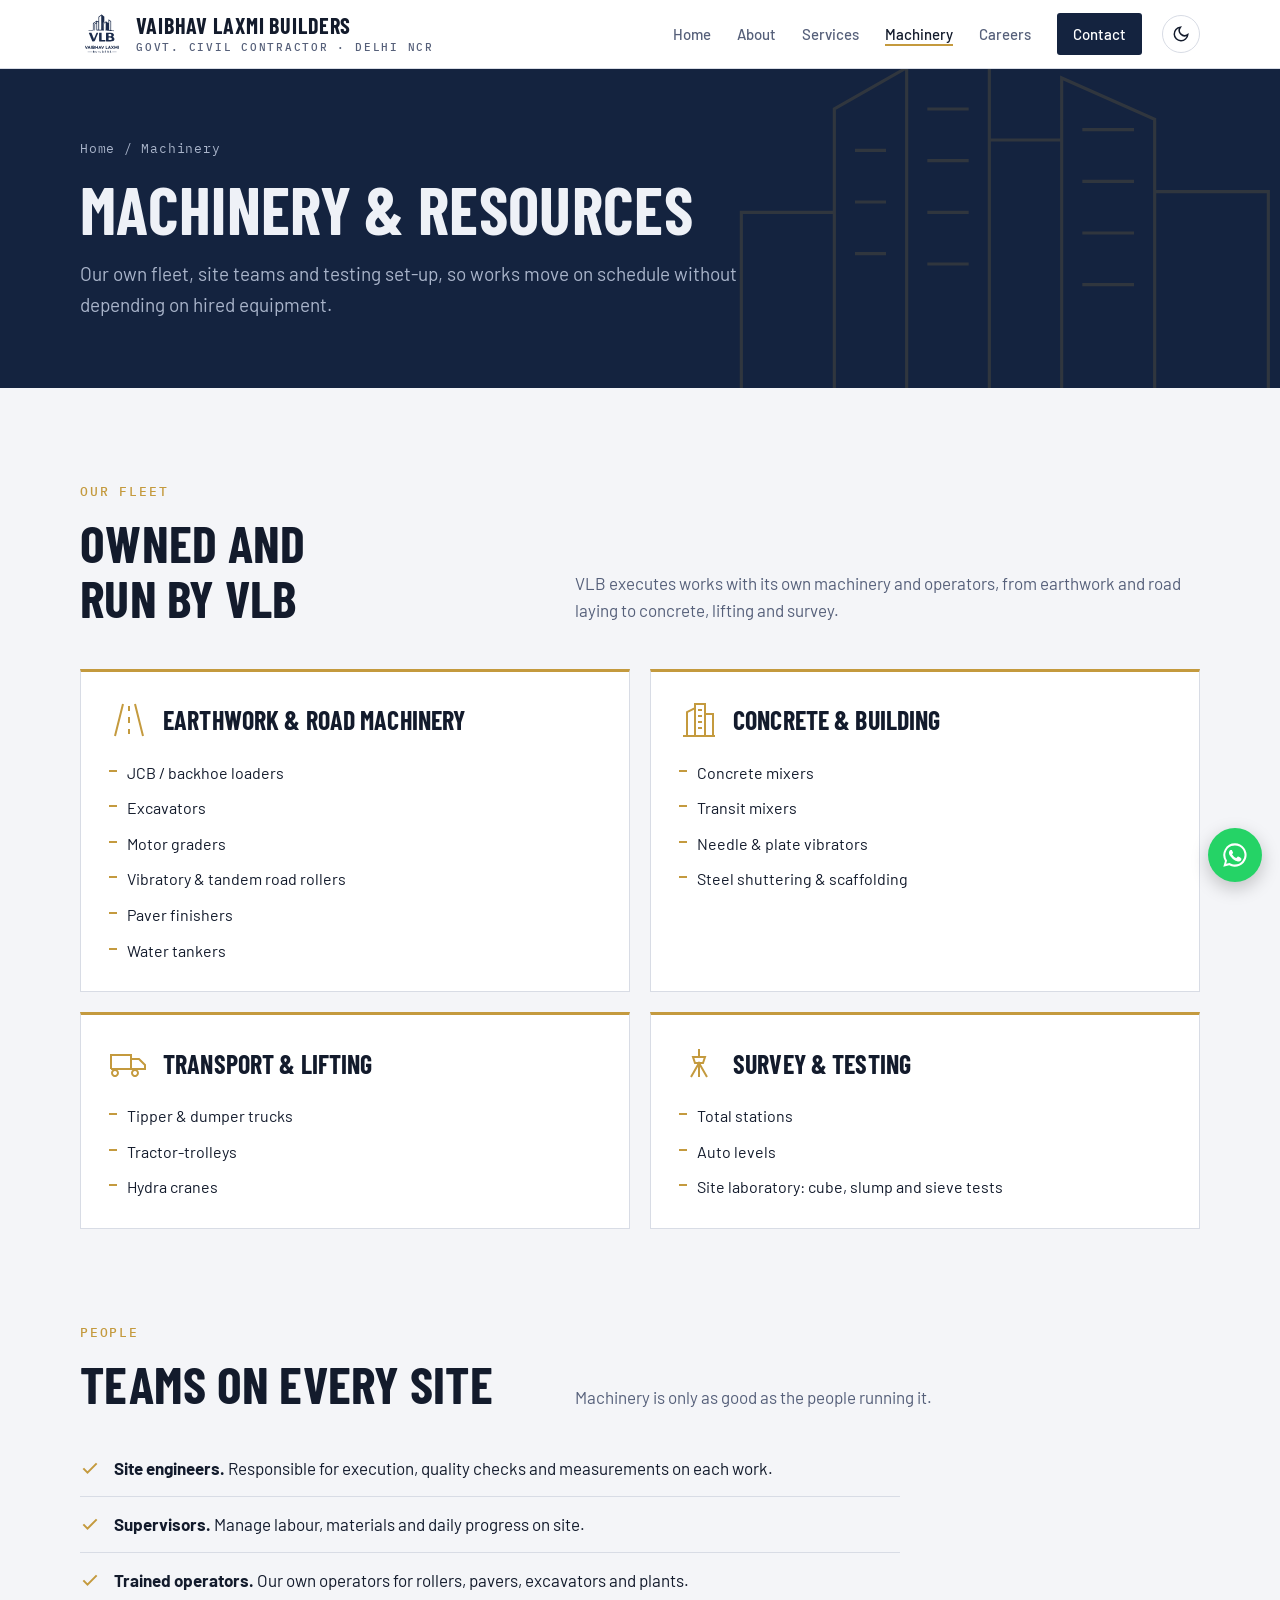
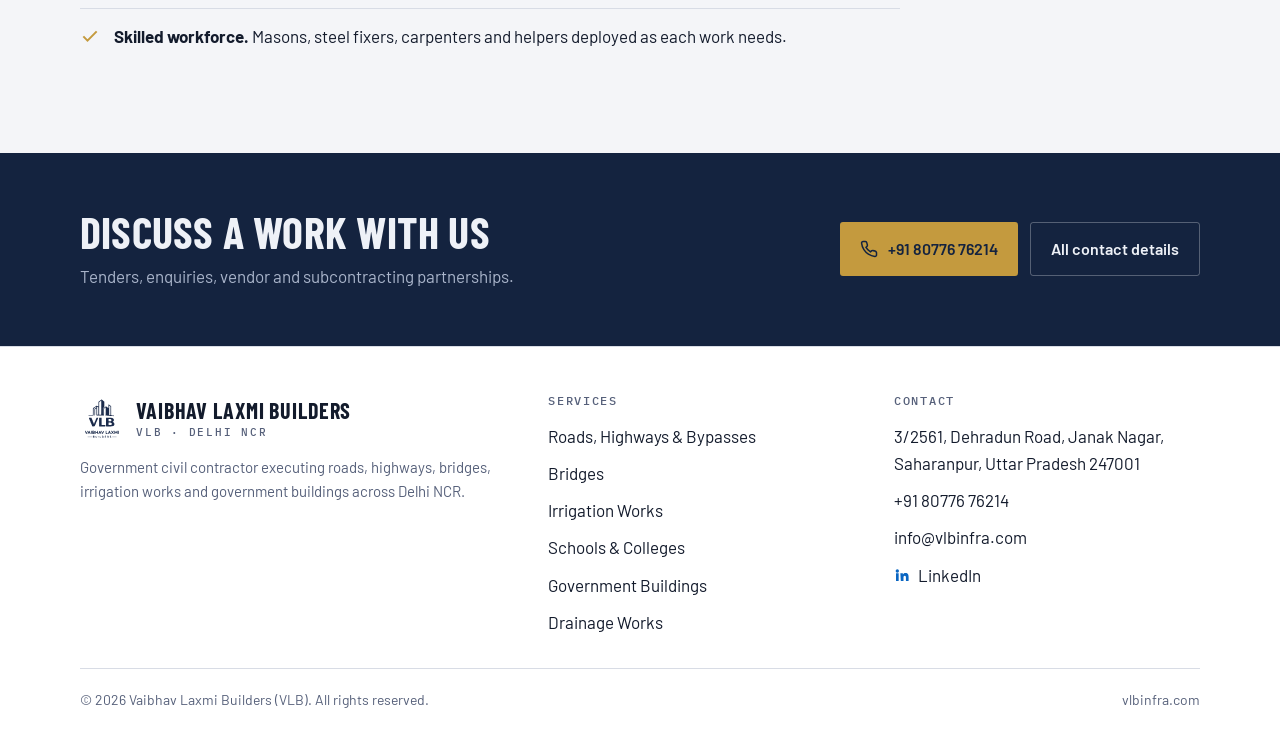
<file: machinery.html>
<!doctype html>
<html lang="en">
<head>
<meta charset="utf-8">
<meta name="viewport" content="width=device-width, initial-scale=1, viewport-fit=cover">
<meta name="color-scheme" content="light dark">
<script>try{var t=localStorage.getItem("vlb-theme");if(t==="dark"||t==="light")document.documentElement.setAttribute("data-theme",t)}catch(e){}</script>
<meta name="theme-color" content="#14233f">
<title>Machinery | VLB</title>
<meta name="description" content="Machinery and resources of Vaibhav Laxmi Builders (VLB): own fleet of road, earthwork, concrete, transport and survey equipment.">
<meta property="og:title" content="Machinery | Vaibhav Laxmi Builders (VLB)">
<meta property="og:description" content="Machinery and resources of Vaibhav Laxmi Builders (VLB): own fleet of road, earthwork, concrete, transport and survey equipment.">
<meta property="og:type" content="website">
<meta property="og:url" content="https://www.vlbinfra.com/machinery">
<link rel="canonical" href="https://www.vlbinfra.com/machinery">
<meta property="og:image" content="https://www.vlbinfra.com/assets/logo.png">
<link rel="icon" href="assets/favicon.svg" type="image/svg+xml">
<link rel="icon" href="assets/favicon-32.png" sizes="32x32" type="image/png">
<link rel="apple-touch-icon" href="assets/apple-touch-icon.png">
<link rel="preconnect" href="https://fonts.googleapis.com">
<link rel="preconnect" href="https://fonts.gstatic.com" crossorigin>
<link rel="stylesheet" href="https://fonts.googleapis.com/css2?family=Barlow+Condensed:wght@500;600;700&family=Barlow:wght@400;500;600&family=IBM+Plex+Mono:wght@400;500&display=swap">
<link rel="stylesheet" href="assets/style.css?v=29bf2eff">
</head>
<body>
<header class="top">
  <div class="wrap">
    <a class="brand" href="/" aria-label="Vaibhav Laxmi Builders home">
      <span class="mark"><img src="assets/logo.svg" alt="VLB logo"></span>
      <span><b>Vaibhav Laxmi Builders</b><small>Govt. Civil Contractor · Delhi NCR</small></span>
    </a>
    <button class="theme-btn" type="button" aria-label="Switch to dark mode" title="Dark / light mode">
      <svg class="i-moon" viewBox="0 0 24 24" fill="none" stroke="currentColor" stroke-width="2" aria-hidden="true"><path d="M21 12.8A9 9 0 1 1 11.2 3a7 7 0 0 0 9.8 9.8z"/></svg>
      <svg class="i-sun" viewBox="0 0 24 24" fill="none" stroke="currentColor" stroke-width="2" aria-hidden="true"><circle cx="12" cy="12" r="4.5"/><path d="M12 1.5v2.5M12 20v2.5M4.6 4.6l1.8 1.8M17.6 17.6l1.8 1.8M1.5 12H4M20 12h2.5M4.6 19.4l1.8-1.8M17.6 6.4l1.8-1.8"/></svg>
    </button>
    <button class="menu-btn" type="button" aria-expanded="false" aria-controls="site-nav" aria-label="Open menu">
      <svg viewBox="0 0 24 24" fill="none" stroke="currentColor" stroke-width="2"><path d="M3 6h18M3 12h18M3 18h18"/></svg>
    </button>
    <nav class="nav" id="site-nav" aria-label="Main">
      <a href="/">Home</a>
      <a href="/about">About</a>
      <a href="/services">Services</a>
      <a href="/machinery" aria-current="page">Machinery</a>
      <a href="/careers">Careers</a>
      <a class="cta" href="/contact">Contact</a>
    </nav>
  </div>
</header>

<main>
  <section class="page-hero">
    <svg class="skyline" viewBox="0 0 600 420" fill="none" stroke="#c49a3e" stroke-width="3" aria-hidden="true">
      <path d="M40 420V250h90v170M130 420V150l70-40v310M200 420V60h80v360M280 420V180h70v240M350 420V120l90 40v260M440 420V230h110v190"/>
      <path d="M220 100h40M220 150h40M220 200h40M220 250h40M220 300h40M370 170h50M370 220h50M370 270h50M370 320h50M150 190h30M150 240h30M150 290h30"/>
    </svg>
    <div class="wrap">
      <span class="crumbs"><a href="/">Home</a> / Machinery</span>
      <h1>Machinery &amp; resources</h1>
      <p>Our own fleet, site teams and testing set-up, so works move on schedule without depending on hired equipment.</p>
    </div>
  </section>

  <section class="block">
    <div class="wrap">
      <div class="head">
        <div><span class="eyebrow">Our fleet</span><h2>Owned and run by VLB</h2></div>
        <p>VLB executes works with its own machinery and operators, from earthwork and road laying to concrete, lifting and survey.</p>
      </div>
      <div class="mach-grid">
        <article class="mach">
          <div class="mach-head"><svg viewBox="0 0 40 40" fill="none" stroke="currentColor" stroke-width="2" aria-hidden="true"><path d="M14 4L6 36M26 4l8 32M20 6v5M20 17v6M20 29v5"/></svg><h2>Earthwork &amp; road machinery</h2></div>
          <ul class="scope"><li>JCB / backhoe loaders</li><li>Excavators</li><li>Motor graders</li><li>Vibratory &amp; tandem road rollers</li><li>Paver finishers</li><li>Water tankers</li></ul>
        </article>
        <article class="mach">
          <div class="mach-head"><svg viewBox="0 0 40 40" fill="none" stroke="currentColor" stroke-width="2" aria-hidden="true"><path d="M8 36V12l8-4v28M16 36V4h10v32M26 36V14h8v22M4 36h32M19 10h4M19 16h4M19 22h4M19 28h4"/></svg><h2>Concrete &amp; building</h2></div>
          <ul class="scope"><li>Concrete mixers</li><li>Transit mixers</li><li>Needle &amp; plate vibrators</li><li>Steel shuttering &amp; scaffolding</li></ul>
        </article>
        <article class="mach">
          <div class="mach-head"><svg viewBox="0 0 40 40" fill="none" stroke="currentColor" stroke-width="2" aria-hidden="true"><path d="M2 26V12h20v14M22 16h8l6 6v4H22M2 26h34M9 30a3 3 0 1 0 0 .1M29 30a3 3 0 1 0 0 .1"/></svg><h2>Transport &amp; lifting</h2></div>
          <ul class="scope"><li>Tipper &amp; dumper trucks</li><li>Tractor-trolleys</li><li>Hydra cranes</li></ul>
        </article>
        <article class="mach">
          <div class="mach-head"><svg viewBox="0 0 40 40" fill="none" stroke="currentColor" stroke-width="2" aria-hidden="true"><path d="M20 6v8M14 14h12l-2 6h-8zM20 20v14M12 34l8-14 8 14"/></svg><h2>Survey &amp; testing</h2></div>
          <ul class="scope"><li>Total stations</li><li>Auto levels</li><li>Site laboratory: cube, slump and sieve tests</li></ul>
        </article>
      </div>
    </div>
  </section>

  <section class="block" style="padding-top:0">
    <div class="wrap">
      <div class="head">
        <div><span class="eyebrow">People</span><h2>Teams on every site</h2></div>
        <p>Machinery is only as good as the people running it.</p>
      </div>
      <ul class="checks" style="max-width:820px">
        <li><svg viewBox="0 0 24 24" fill="none" stroke="currentColor" stroke-width="2.4"><path d="M4 12.5l5 5L20 6.5"/></svg><span><b>Site engineers.</b> Responsible for execution, quality checks and measurements on each work.</span></li>
        <li><svg viewBox="0 0 24 24" fill="none" stroke="currentColor" stroke-width="2.4"><path d="M4 12.5l5 5L20 6.5"/></svg><span><b>Supervisors.</b> Manage labour, materials and daily progress on site.</span></li>
        <li><svg viewBox="0 0 24 24" fill="none" stroke="currentColor" stroke-width="2.4"><path d="M4 12.5l5 5L20 6.5"/></svg><span><b>Trained operators.</b> Our own operators for rollers, pavers, excavators and plants.</span></li>
        <li><svg viewBox="0 0 24 24" fill="none" stroke="currentColor" stroke-width="2.4"><path d="M4 12.5l5 5L20 6.5"/></svg><span><b>Skilled workforce.</b> Masons, steel fixers, carpenters and helpers deployed as each work needs.</span></li>
      </ul>
    </div>
  </section>

  <section class="cta-band">
    <div class="wrap">
      <div><h2>Discuss a work with us</h2><p>Tenders, enquiries, vendor and subcontracting partnerships.</p></div>
      <div class="actions">
        <a class="btn btn-gold" href="tel:+918077676214"><svg viewBox="0 0 24 24" fill="none" stroke="currentColor" stroke-width="2"><path d="M22 16.9v3a2 2 0 0 1-2.2 2 19.8 19.8 0 0 1-8.6-3.1 19.5 19.5 0 0 1-6-6A19.8 19.8 0 0 1 2.1 4.2 2 2 0 0 1 4.1 2h3a2 2 0 0 1 2 1.7c.1.9.4 1.8.7 2.7a2 2 0 0 1-.5 2.1L8 9.8a16 16 0 0 0 6 6l1.3-1.3a2 2 0 0 1 2.1-.4c.9.3 1.8.6 2.7.7a2 2 0 0 1 1.7 2z"/></svg>+91 80776 76214</a>
        <a class="btn btn-ghost" href="/contact">All contact details</a>
      </div>
    </div>
  </section>
</main>

<footer class="foot">
  <div class="wrap">
    <div class="cols">
      <div>
        <a class="brand" href="/">
          <span class="mark"><img src="assets/logo.svg" alt=""></span>
          <span><b>Vaibhav Laxmi Builders</b><small>VLB · Delhi NCR</small></span>
        </a>
        <p>Government civil contractor executing roads, highways, bridges, irrigation works and government buildings across Delhi NCR.</p>
      </div>
      <div>
        <h4>Services</h4>
        <ul>
          <li><a href="/services#roads">Roads, Highways &amp; Bypasses</a></li>
          <li><a href="/services#bridges">Bridges</a></li>
          <li><a href="/services#irrigation">Irrigation Works</a></li>
          <li><a href="/services#education">Schools &amp; Colleges</a></li>
          <li><a href="/services#buildings">Government Buildings</a></li>
          <li><a href="/services#drainage">Drainage Works</a></li>
        </ul>
      </div>
      <div>
        <h4>Contact</h4>
        <ul>
          <li>3/2561, Dehradun Road, Janak Nagar, Saharanpur, Uttar Pradesh 247001</li>
          <li><a href="tel:+918077676214">+91 80776 76214</a></li>
          <li><a href="mailto:info@vlbinfra.com">info@vlbinfra.com</a></li>
          <li><a class="li-link" href="https://www.linkedin.com/company/vlb-vaibhav-laxmi-builders/" target="_blank" rel="noopener"><svg viewBox="0 0 24 24" fill="currentColor" aria-hidden="true"><path d="M4.98 3.5a2.5 2.5 0 1 1 0 5 2.5 2.5 0 0 1 0-5zM3 9.5h4V21H3zM9.5 9.5h3.8v1.6h.06c.53-1 1.83-2.06 3.77-2.06 4.03 0 4.77 2.65 4.77 6.1V21h-4v-5.1c0-1.22-.02-2.79-1.7-2.79-1.7 0-1.96 1.33-1.96 2.7V21h-4z"/></svg>LinkedIn</a></li>
        </ul>
      </div>
    </div>
    <div class="base">
      <span>© 2026 Vaibhav Laxmi Builders (VLB). All rights reserved.</span>
      <span>vlbinfra.com</span>
    </div>
  </div>
</footer>

<a class="wa" href="https://wa.me/918077676214" target="_blank" rel="noopener" aria-label="Chat on WhatsApp"><svg viewBox="0 0 24 24"><path d="M12 2a10 10 0 0 0-8.6 15.1L2 22l5-1.3A10 10 0 1 0 12 2zm0 18.2c-1.5 0-3-.4-4.3-1.2l-.3-.2-3 .8.8-2.9-.2-.3A8.2 8.2 0 1 1 12 20.2zm4.5-6.1c-.2-.1-1.5-.7-1.7-.8s-.4-.1-.6.1-.6.8-.8 1-.3.2-.5.1a6.7 6.7 0 0 1-3.3-2.9c-.3-.4.3-.4.7-1.3.1-.2 0-.3 0-.4l-.8-1.8c-.2-.5-.4-.4-.6-.4h-.5a1 1 0 0 0-.7.3 3 3 0 0 0-.9 2.2 5.2 5.2 0 0 0 1.1 2.7 11.8 11.8 0 0 0 4.5 4c1.7.7 2.3.8 3.2.6.5-.1 1.5-.6 1.7-1.2s.2-1.1.2-1.2-.2-.2-.5-.3z"/></svg></a>
<script src="assets/site.js?v=ffab29be"></script>
</body>
</html>
</file>
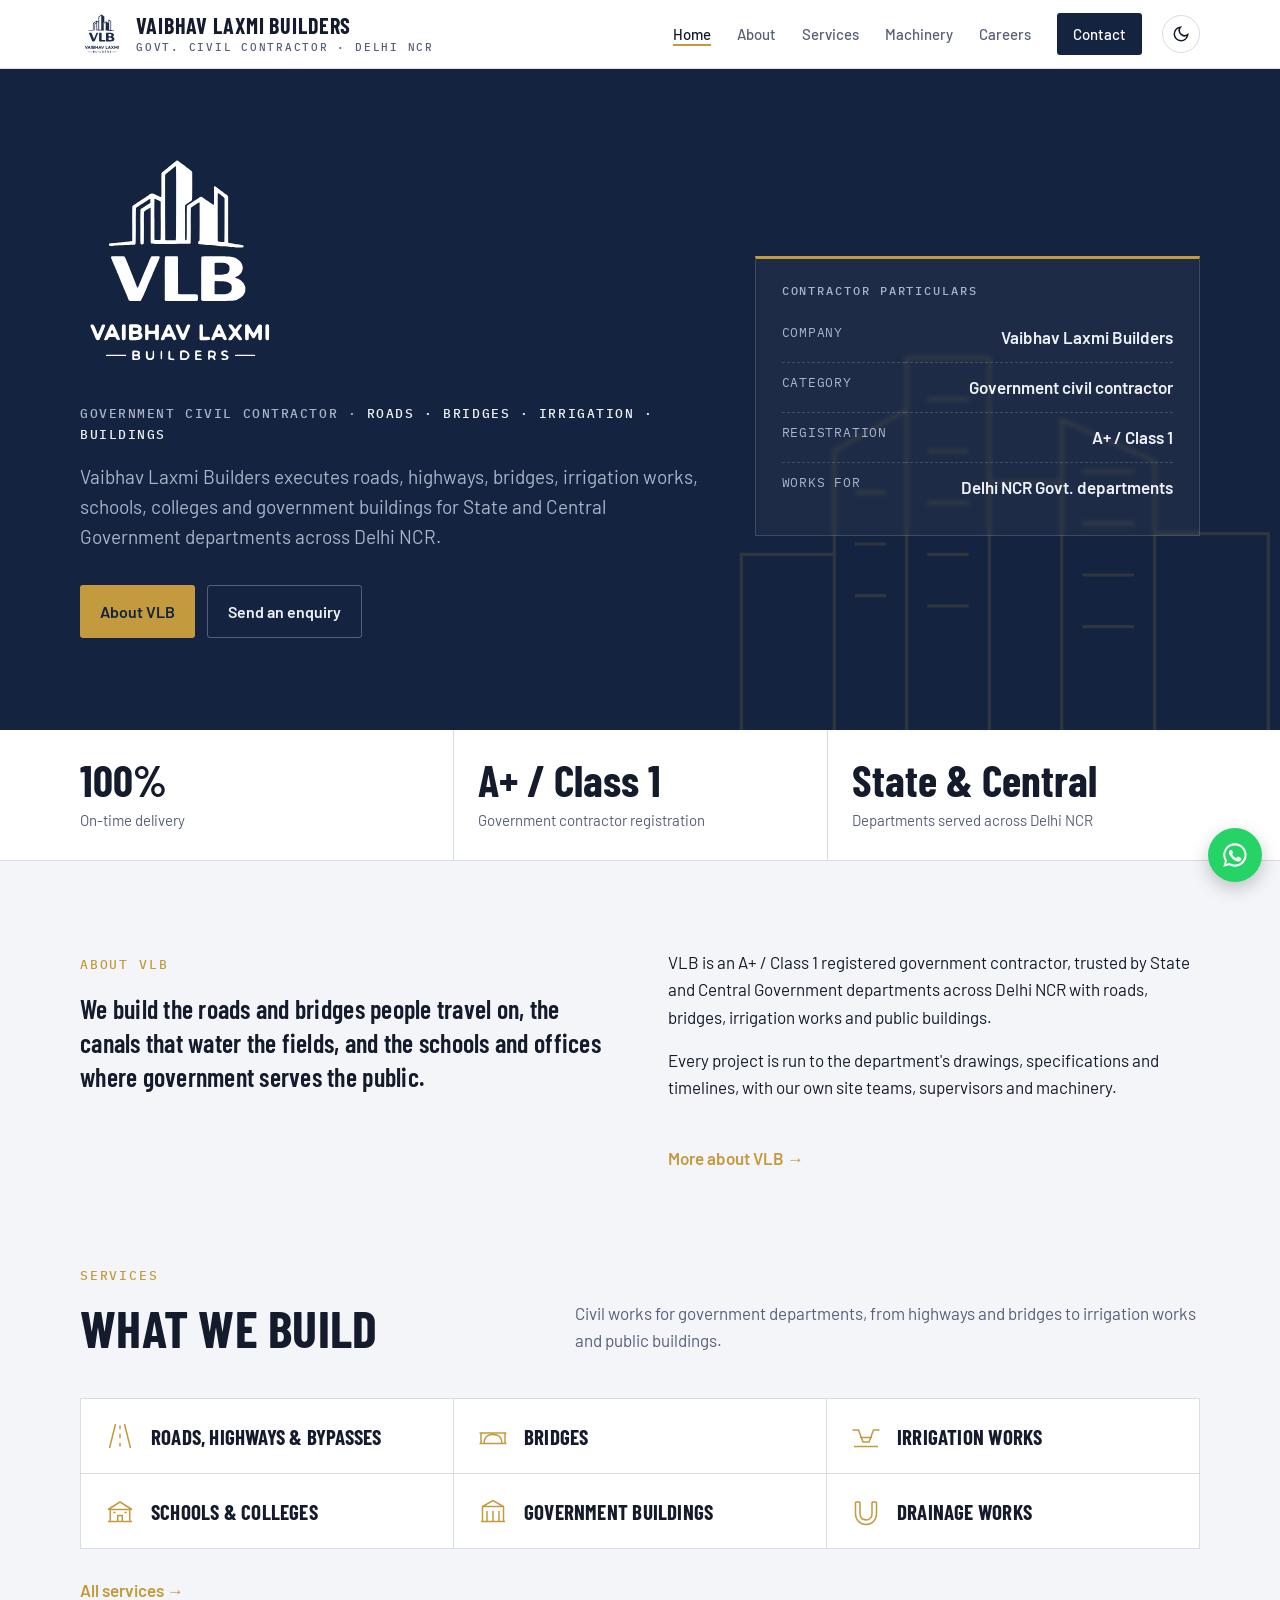
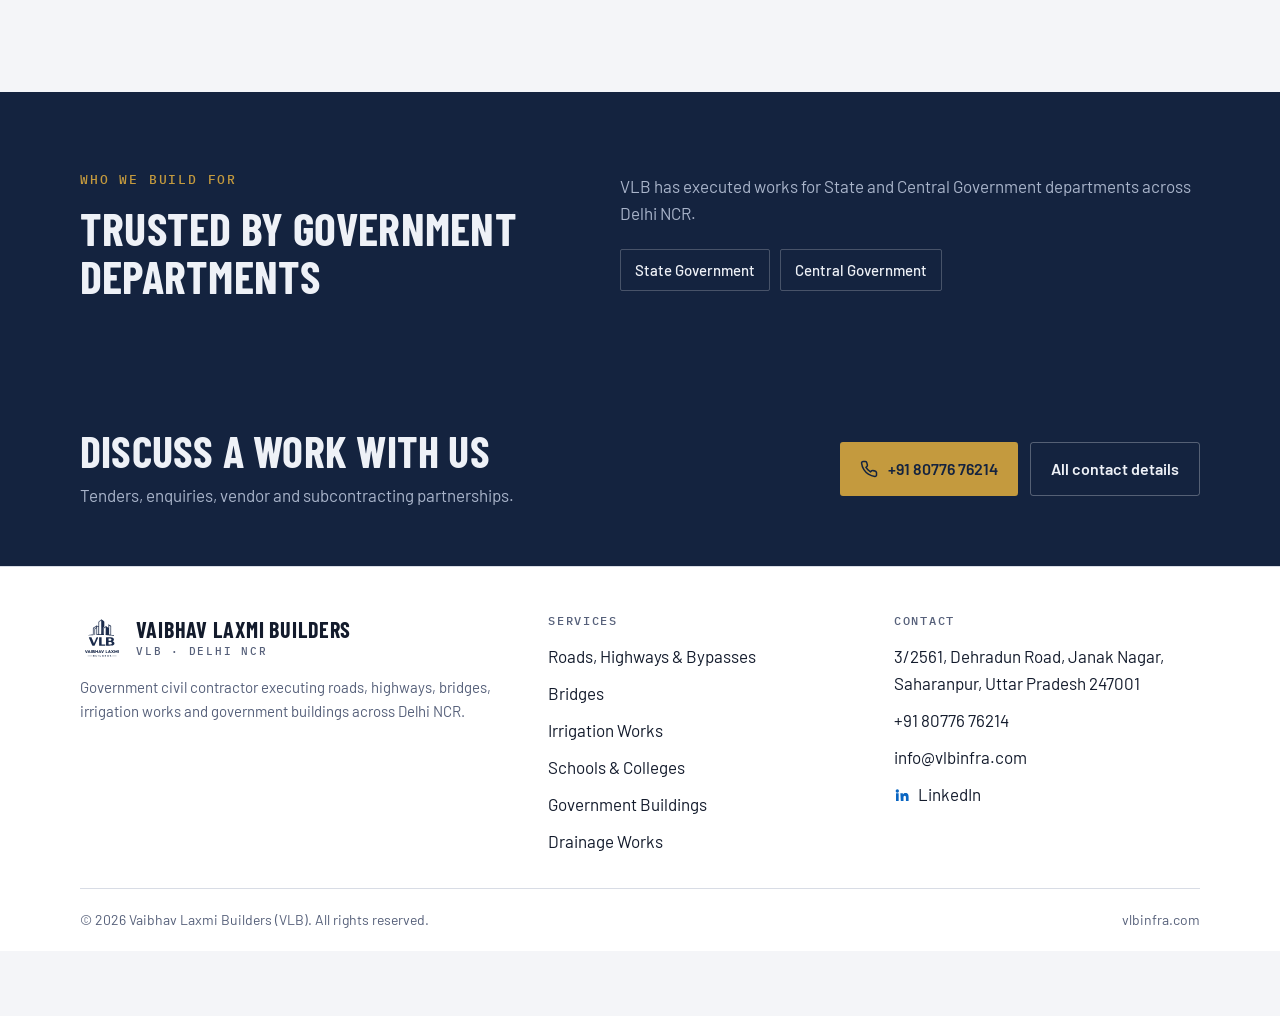
<file: projects.html>
<!doctype html><html lang="en"><head><meta charset="utf-8"><meta name="robots" content="noindex"><meta http-equiv="refresh" content="0; url=/"><link rel="canonical" href="https://www.vlbinfra.com/"><title>VLB</title></head><body><p><a href="/">Go to the Vaibhav Laxmi Builders home page</a></p></body></html>
</file>
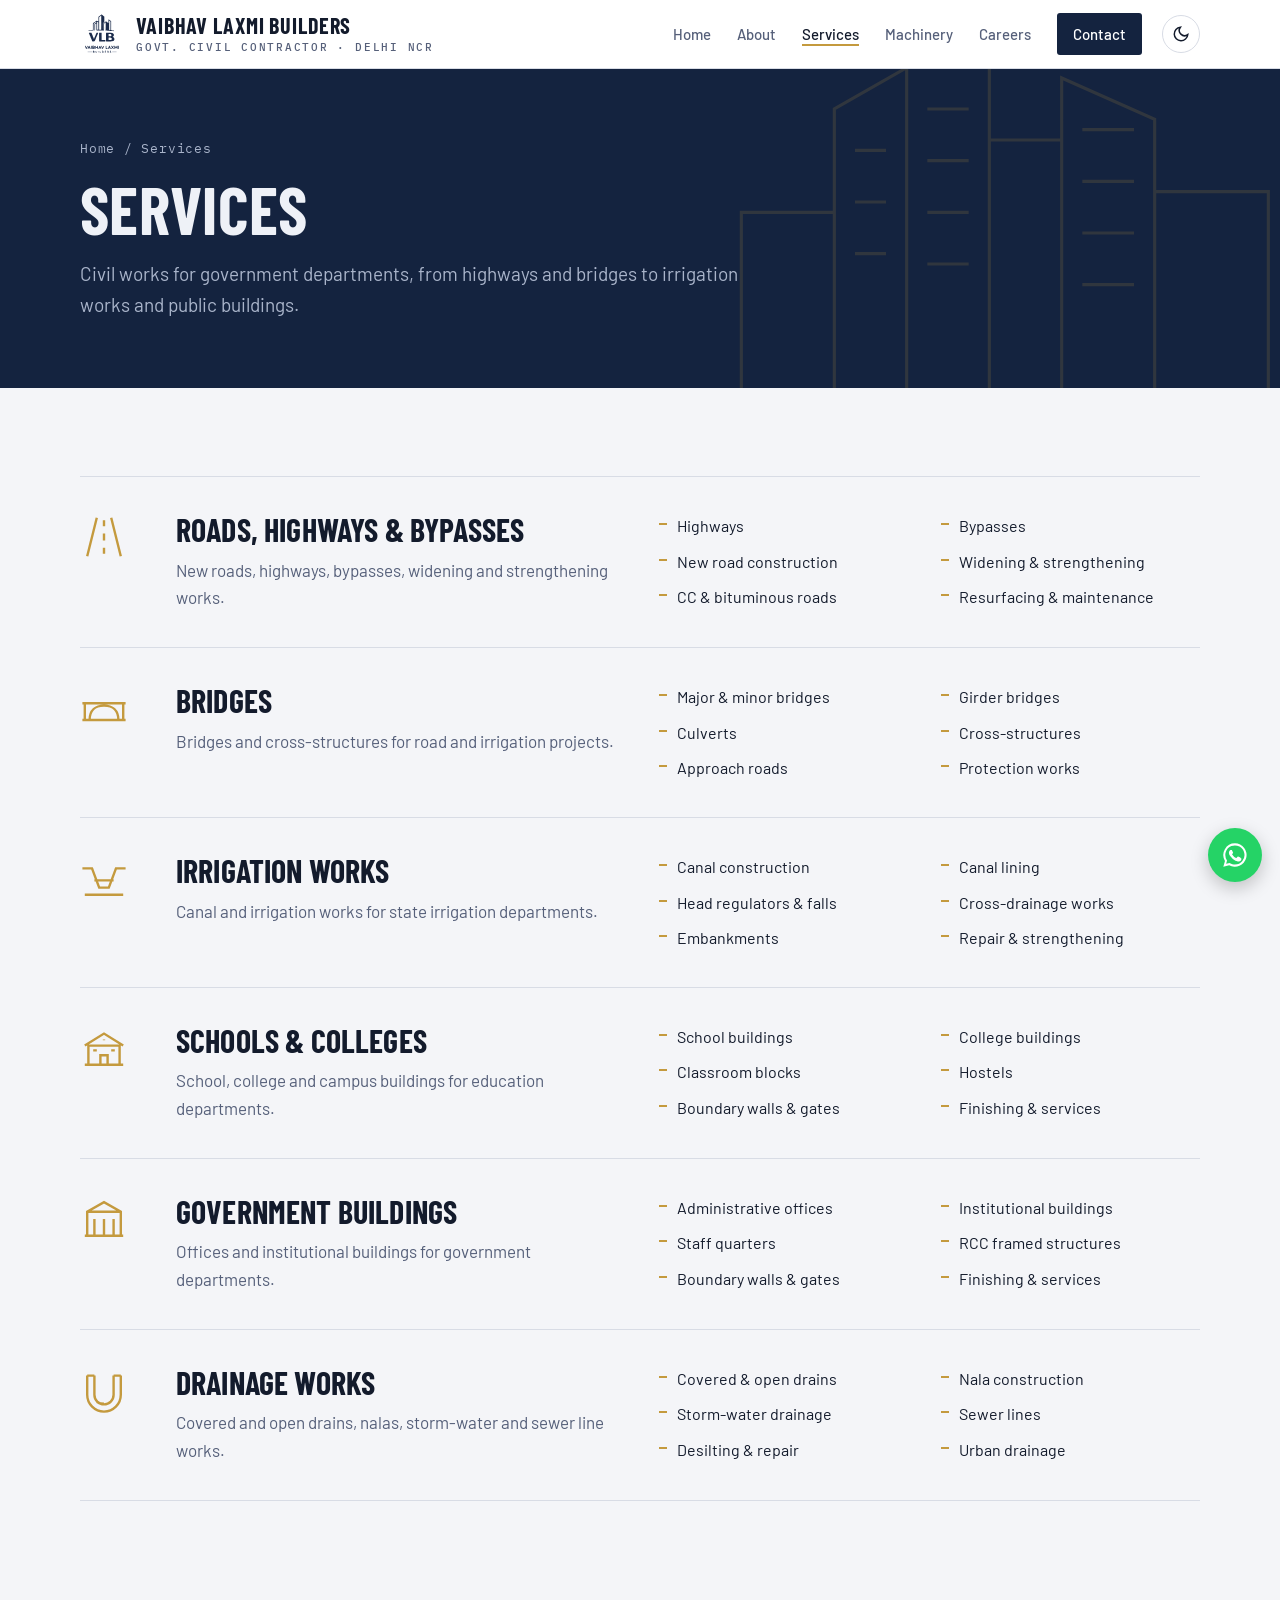
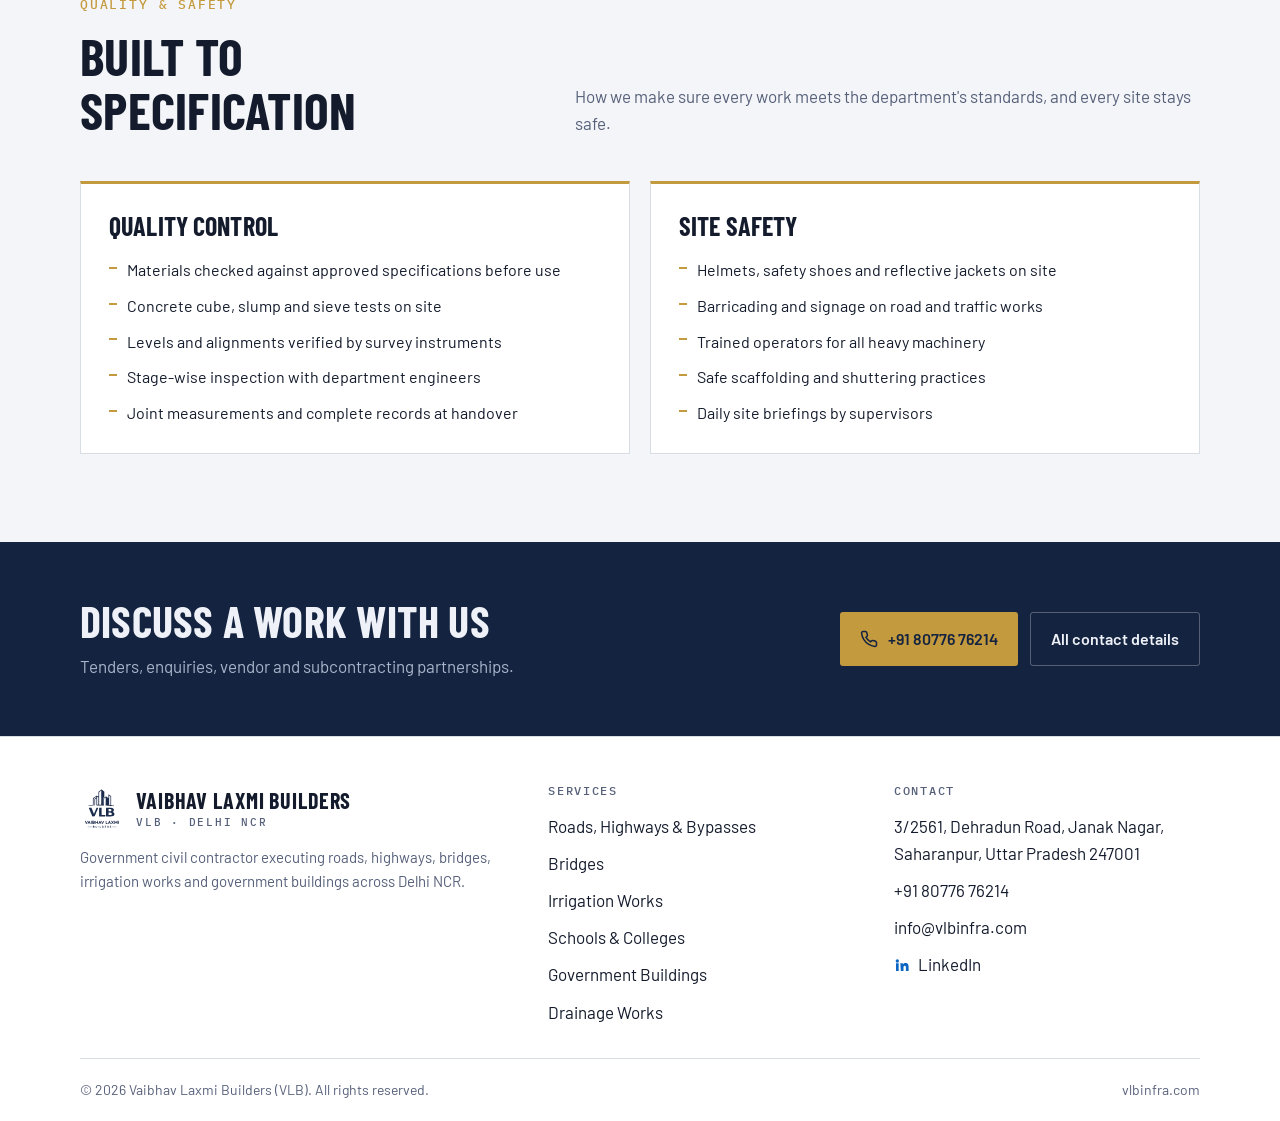
<file: services.html>
<!doctype html>
<html lang="en">
<head>
<meta charset="utf-8">
<meta name="viewport" content="width=device-width, initial-scale=1, viewport-fit=cover">
<meta name="color-scheme" content="light dark">
<script>try{var t=localStorage.getItem("vlb-theme");if(t==="dark"||t==="light")document.documentElement.setAttribute("data-theme",t)}catch(e){}</script>
<meta name="theme-color" content="#14233f">
<title>Services | VLB</title>
<meta name="description" content="Services of Vaibhav Laxmi Builders: roads, highways and bypasses, bridges, irrigation works, schools and colleges, and government buildings.">
<meta property="og:title" content="Services | Vaibhav Laxmi Builders (VLB)">
<meta property="og:description" content="Services of Vaibhav Laxmi Builders: roads, highways and bypasses, bridges, irrigation works, schools and colleges, and government buildings.">
<meta property="og:type" content="website">
<meta property="og:url" content="https://www.vlbinfra.com/services">
<link rel="canonical" href="https://www.vlbinfra.com/services">
<meta property="og:image" content="https://www.vlbinfra.com/assets/logo.png">
<link rel="icon" href="assets/favicon.svg" type="image/svg+xml">
<link rel="icon" href="assets/favicon-32.png" sizes="32x32" type="image/png">
<link rel="apple-touch-icon" href="assets/apple-touch-icon.png">
<link rel="preconnect" href="https://fonts.googleapis.com">
<link rel="preconnect" href="https://fonts.gstatic.com" crossorigin>
<link rel="stylesheet" href="https://fonts.googleapis.com/css2?family=Barlow+Condensed:wght@500;600;700&family=Barlow:wght@400;500;600&family=IBM+Plex+Mono:wght@400;500&display=swap">
<link rel="stylesheet" href="assets/style.css?v=29bf2eff">
</head>
<body>
<header class="top">
  <div class="wrap">
    <a class="brand" href="/" aria-label="Vaibhav Laxmi Builders home">
      <span class="mark"><img src="assets/logo.svg" alt="VLB logo"></span>
      <span><b>Vaibhav Laxmi Builders</b><small>Govt. Civil Contractor · Delhi NCR</small></span>
    </a>
    <button class="theme-btn" type="button" aria-label="Switch to dark mode" title="Dark / light mode">
      <svg class="i-moon" viewBox="0 0 24 24" fill="none" stroke="currentColor" stroke-width="2" aria-hidden="true"><path d="M21 12.8A9 9 0 1 1 11.2 3a7 7 0 0 0 9.8 9.8z"/></svg>
      <svg class="i-sun" viewBox="0 0 24 24" fill="none" stroke="currentColor" stroke-width="2" aria-hidden="true"><circle cx="12" cy="12" r="4.5"/><path d="M12 1.5v2.5M12 20v2.5M4.6 4.6l1.8 1.8M17.6 17.6l1.8 1.8M1.5 12H4M20 12h2.5M4.6 19.4l1.8-1.8M17.6 6.4l1.8-1.8"/></svg>
    </button>
    <button class="menu-btn" type="button" aria-expanded="false" aria-controls="site-nav" aria-label="Open menu">
      <svg viewBox="0 0 24 24" fill="none" stroke="currentColor" stroke-width="2"><path d="M3 6h18M3 12h18M3 18h18"/></svg>
    </button>
    <nav class="nav" id="site-nav" aria-label="Main">
      <a href="/">Home</a>
      <a href="/about">About</a>
      <a href="/services" aria-current="page">Services</a>
      <a href="/machinery">Machinery</a>
      <a href="/careers">Careers</a>
      <a class="cta" href="/contact">Contact</a>
    </nav>
  </div>
</header>

<main>
  <section class="page-hero">
    <svg class="skyline" viewBox="0 0 600 420" fill="none" stroke="#c49a3e" stroke-width="3" aria-hidden="true">
      <path d="M40 420V250h90v170M130 420V150l70-40v310M200 420V60h80v360M280 420V180h70v240M350 420V120l90 40v260M440 420V230h110v190"/>
      <path d="M220 100h40M220 150h40M220 200h40M220 250h40M220 300h40M370 170h50M370 220h50M370 270h50M370 320h50M150 190h30M150 240h30M150 290h30"/>
    </svg>
    <div class="wrap">
      <span class="crumbs"><a href="/">Home</a> / Services</span>
      <h1>Services</h1>
      <p>Civil works for government departments, from highways and bridges to irrigation works and public buildings.</p>
    </div>
  </section>

  <section class="block">
    <div class="wrap">
      <div class="svc-list">
        <article class="svc-row" id="roads">
          <svg viewBox="0 0 40 40" fill="none" stroke="currentColor" stroke-width="2" aria-hidden="true"><path d="M14 4L6 36M26 4l8 32M20 6v5M20 17v6M20 29v5"/></svg>
          <div><h2>Roads, Highways &amp; Bypasses</h2><p>New roads, highways, bypasses, widening and strengthening works.</p></div>
          <ul class="scope"><li>Highways</li><li>Bypasses</li><li>New road construction</li><li>Widening &amp; strengthening</li><li>CC &amp; bituminous roads</li><li>Resurfacing &amp; maintenance</li></ul>
        </article>
        <article class="svc-row" id="bridges">
          <svg viewBox="0 0 40 40" fill="none" stroke="currentColor" stroke-width="2" aria-hidden="true"><path d="M2 16h36M4 16v14M36 16v14M8 30c0-8 5-12 12-12s12 4 12 12M2 30h36"/></svg>
          <div><h2>Bridges</h2><p>Bridges and cross-structures for road and irrigation projects.</p></div>
          <ul class="scope"><li>Major &amp; minor bridges</li><li>Girder bridges</li><li>Culverts</li><li>Cross-structures</li><li>Approach roads</li><li>Protection works</li></ul>
        </article>
        <article class="svc-row" id="irrigation">
          <svg viewBox="0 0 40 40" fill="none" stroke="currentColor" stroke-width="2" aria-hidden="true"><path d="M2 12h8l6 16h8l6-16h8M10 12l6 16M30 12l-6 16M4 34h32M12 22h16"/></svg>
          <div><h2>Irrigation Works</h2><p>Canal and irrigation works for state irrigation departments.</p></div>
          <ul class="scope"><li>Canal construction</li><li>Canal lining</li><li>Head regulators &amp; falls</li><li>Cross-drainage works</li><li>Embankments</li><li>Repair &amp; strengthening</li></ul>
        </article>
        <article class="svc-row" id="education">
          <svg viewBox="0 0 40 40" fill="none" stroke="currentColor" stroke-width="2" aria-hidden="true"><path d="M4 34h32M7 34V18h26v16M4 18l16-10 16 10M17 34v-8h6v8M11 22h3M26 22h3M20 13v.5"/></svg>
          <div><h2>Schools &amp; Colleges</h2><p>School, college and campus buildings for education departments.</p></div>
          <ul class="scope"><li>School buildings</li><li>College buildings</li><li>Classroom blocks</li><li>Hostels</li><li>Boundary walls &amp; gates</li><li>Finishing &amp; services</li></ul>
        </article>
        <article class="svc-row" id="buildings">
          <svg viewBox="0 0 40 40" fill="none" stroke="currentColor" stroke-width="2" aria-hidden="true"><path d="M4 34h32M6 34V14l14-8 14 8v20M12 34V20M20 34V20M28 34V20M6 14h28"/></svg>
          <div><h2>Government Buildings</h2><p>Offices and institutional buildings for government departments.</p></div>
          <ul class="scope"><li>Administrative offices</li><li>Institutional buildings</li><li>Staff quarters</li><li>RCC framed structures</li><li>Boundary walls &amp; gates</li><li>Finishing &amp; services</li></ul>
        </article>
        <article class="svc-row" id="drainage">
          <svg viewBox="0 0 40 40" fill="none" stroke="currentColor" stroke-width="2" aria-hidden="true"><path d="M6 8v16a14 14 0 0 0 28 0V8M6 8h6M28 8h6M12 8v16a8 8 0 0 0 16 0V8M14 30c2 1 4 1.5 6 1.5"/></svg>
          <div><h2>Drainage Works</h2><p>Covered and open drains, nalas, storm-water and sewer line works.</p></div>
          <ul class="scope"><li>Covered &amp; open drains</li><li>Nala construction</li><li>Storm-water drainage</li><li>Sewer lines</li><li>Desilting &amp; repair</li><li>Urban drainage</li></ul>
        </article>
      </div>
    </div>
  </section>

  <section class="block" id="quality" style="padding-top:0">
    <div class="wrap">
      <div class="head">
        <div><span class="eyebrow">Quality &amp; safety</span><h2>Built to specification</h2></div>
        <p>How we make sure every work meets the department's standards, and every site stays safe.</p>
      </div>
      <div class="qs-grid">
        <div class="qs">
          <h3>Quality control</h3>
          <ul class="scope">
            <li>Materials checked against approved specifications before use</li>
            <li>Concrete cube, slump and sieve tests on site</li>
            <li>Levels and alignments verified by survey instruments</li>
            <li>Stage-wise inspection with department engineers</li>
            <li>Joint measurements and complete records at handover</li>
          </ul>
        </div>
        <div class="qs">
          <h3>Site safety</h3>
          <ul class="scope">
            <li>Helmets, safety shoes and reflective jackets on site</li>
            <li>Barricading and signage on road and traffic works</li>
            <li>Trained operators for all heavy machinery</li>
            <li>Safe scaffolding and shuttering practices</li>
            <li>Daily site briefings by supervisors</li>
          </ul>
        </div>
      </div>
    </div>
  </section>

  <section class="cta-band">
    <div class="wrap">
      <div><h2>Discuss a work with us</h2><p>Tenders, enquiries, vendor and subcontracting partnerships.</p></div>
      <div class="actions">
        <a class="btn btn-gold" href="tel:+918077676214"><svg viewBox="0 0 24 24" fill="none" stroke="currentColor" stroke-width="2"><path d="M22 16.9v3a2 2 0 0 1-2.2 2 19.8 19.8 0 0 1-8.6-3.1 19.5 19.5 0 0 1-6-6A19.8 19.8 0 0 1 2.1 4.2 2 2 0 0 1 4.1 2h3a2 2 0 0 1 2 1.7c.1.9.4 1.8.7 2.7a2 2 0 0 1-.5 2.1L8 9.8a16 16 0 0 0 6 6l1.3-1.3a2 2 0 0 1 2.1-.4c.9.3 1.8.6 2.7.7a2 2 0 0 1 1.7 2z"/></svg>+91 80776 76214</a>
        <a class="btn btn-ghost" href="/contact">All contact details</a>
      </div>
    </div>
  </section>
</main>

<footer class="foot">
  <div class="wrap">
    <div class="cols">
      <div>
        <a class="brand" href="/">
          <span class="mark"><img src="assets/logo.svg" alt=""></span>
          <span><b>Vaibhav Laxmi Builders</b><small>VLB · Delhi NCR</small></span>
        </a>
        <p>Government civil contractor executing roads, highways, bridges, irrigation works and government buildings across Delhi NCR.</p>
      </div>
      <div>
        <h4>Services</h4>
        <ul>
          <li><a href="/services#roads">Roads, Highways &amp; Bypasses</a></li>
          <li><a href="/services#bridges">Bridges</a></li>
          <li><a href="/services#irrigation">Irrigation Works</a></li>
          <li><a href="/services#education">Schools &amp; Colleges</a></li>
          <li><a href="/services#buildings">Government Buildings</a></li>
          <li><a href="/services#drainage">Drainage Works</a></li>
        </ul>
      </div>
      <div>
        <h4>Contact</h4>
        <ul>
          <li>3/2561, Dehradun Road, Janak Nagar, Saharanpur, Uttar Pradesh 247001</li>
          <li><a href="tel:+918077676214">+91 80776 76214</a></li>
          <li><a href="mailto:info@vlbinfra.com">info@vlbinfra.com</a></li>
          <li><a class="li-link" href="https://www.linkedin.com/company/vlb-vaibhav-laxmi-builders/" target="_blank" rel="noopener"><svg viewBox="0 0 24 24" fill="currentColor" aria-hidden="true"><path d="M4.98 3.5a2.5 2.5 0 1 1 0 5 2.5 2.5 0 0 1 0-5zM3 9.5h4V21H3zM9.5 9.5h3.8v1.6h.06c.53-1 1.83-2.06 3.77-2.06 4.03 0 4.77 2.65 4.77 6.1V21h-4v-5.1c0-1.22-.02-2.79-1.7-2.79-1.7 0-1.96 1.33-1.96 2.7V21h-4z"/></svg>LinkedIn</a></li>
        </ul>
      </div>
    </div>
    <div class="base">
      <span>© 2026 Vaibhav Laxmi Builders (VLB). All rights reserved.</span>
      <span>vlbinfra.com</span>
    </div>
  </div>
</footer>

<a class="wa" href="https://wa.me/918077676214" target="_blank" rel="noopener" aria-label="Chat on WhatsApp"><svg viewBox="0 0 24 24"><path d="M12 2a10 10 0 0 0-8.6 15.1L2 22l5-1.3A10 10 0 1 0 12 2zm0 18.2c-1.5 0-3-.4-4.3-1.2l-.3-.2-3 .8.8-2.9-.2-.3A8.2 8.2 0 1 1 12 20.2zm4.5-6.1c-.2-.1-1.5-.7-1.7-.8s-.4-.1-.6.1-.6.8-.8 1-.3.2-.5.1a6.7 6.7 0 0 1-3.3-2.9c-.3-.4.3-.4.7-1.3.1-.2 0-.3 0-.4l-.8-1.8c-.2-.5-.4-.4-.6-.4h-.5a1 1 0 0 0-.7.3 3 3 0 0 0-.9 2.2 5.2 5.2 0 0 0 1.1 2.7 11.8 11.8 0 0 0 4.5 4c1.7.7 2.3.8 3.2.6.5-.1 1.5-.6 1.7-1.2s.2-1.1.2-1.2-.2-.2-.5-.3z"/></svg></a>
<script src="assets/site.js?v=ffab29be"></script>
</body>
</html>
</file>
<file: assets/style.css>
/* Layout: navy "contractor particulars" hero, then a calm grey document body with ruled sections, like a tender file. */
:root{
  --navy:#14233f; --navy-2:#1e3358; --gold:#c49a3e; --gold-soft:#e7d3a3;
  --paper:#f4f5f8; --surface:#ffffff; --ink:#131b2c; --muted:#56607a; --line:#d8dce5;
  --on-navy:#eef1f7; --on-navy-muted:#a9b4ca;
  --f-display:"Barlow Condensed","Arial Narrow",Arial,sans-serif;
  --f-body:"Barlow","Segoe UI",Roboto,Arial,sans-serif;
  --f-mono:"IBM Plex Mono",ui-monospace,Menlo,Consolas,monospace;
  --wrap:1160px;
}
@media (prefers-color-scheme: dark){:root:not([data-theme="light"]){
  --paper:#0c1322; --surface:#121c31; --ink:#e7ebf3; --muted:#9ba6bc; --line:#24314d;
  --navy:#0f1b33; --navy-2:#1a2b4b; --gold:#d4ad58; --gold-soft:#5a4a26; color-scheme:dark}}
:root[data-theme="dark"]{
  --paper:#0c1322; --surface:#121c31; --ink:#e7ebf3; --muted:#9ba6bc; --line:#24314d;
  --navy:#0f1b33; --navy-2:#1a2b4b; --gold:#d4ad58; --gold-soft:#5a4a26; color-scheme:dark}

*{box-sizing:border-box}
html{scroll-behavior:smooth}
@media (prefers-reduced-motion: reduce){html{scroll-behavior:auto}}
body{margin:0;background:var(--paper);color:var(--ink);font:400 17px/1.6 var(--f-body)}
a{color:inherit}
a:focus-visible,button:focus-visible{outline:2px solid var(--gold);outline-offset:3px;border-radius:2px}
.wrap{max-width:var(--wrap);margin:0 auto;padding-inline:20px}
h1,h2,h3{font-family:var(--f-display);font-weight:700;line-height:1.05;margin:0;text-wrap:balance;letter-spacing:.005em}
.eyebrow{font:500 13px/1 var(--f-mono);letter-spacing:.14em;text-transform:uppercase;color:var(--gold)}

/* Header */
.top{position:sticky;top:env(safe-area-inset-top,0px);z-index:10;background:var(--surface);border-bottom:1px solid var(--line)}
.top .wrap{display:flex;align-items:center;justify-content:space-between;gap:16px;padding-block:10px}
.brand{display:flex;align-items:center;gap:12px;text-decoration:none}
.brand .mark{width:44px;height:48px;display:grid;place-items:center;background:#fff;border-radius:4px;padding:3px}
.brand img{width:100%;height:100%;object-fit:contain}
.brand b{display:block;font:700 22px/1 var(--f-display);letter-spacing:.04em;text-transform:uppercase}
.brand small{display:block;font:500 11px/1.3 var(--f-mono);letter-spacing:.16em;color:var(--muted);text-transform:uppercase;margin-top:4px}
.nav{display:flex;align-items:center;gap:26px;font-weight:500;font-size:15px}
.nav a{text-decoration:none;color:var(--muted)}
.nav a:hover{color:var(--ink)}
.nav .cta{color:#fff;background:var(--navy);padding:9px 16px;border-radius:3px}
.nav .cta:hover{color:#fff;background:var(--navy-2)}
@media (max-width:760px){.nav a:not(.cta){display:none}}

/* Hero */
.hero{background:var(--navy);color:var(--on-navy);position:relative;overflow:hidden}
.hero .wrap{display:grid;grid-template-columns:1.25fr .9fr;gap:56px;align-items:center;padding-block:84px 92px;position:relative}
.hero h1{font-size:clamp(44px,6.4vw,82px);text-transform:uppercase;margin-top:18px}
.hero h1 em{font-style:normal;color:var(--gold)}
.hero p.lede{font-size:19px;color:var(--on-navy-muted);max-width:34em;margin:22px 0 32px}
.actions{display:flex;flex-wrap:wrap;gap:12px}
.btn{display:inline-flex;align-items:center;gap:10px;padding:13px 20px;border-radius:3px;font-weight:600;text-decoration:none;font-size:16px}
.btn-gold{background:var(--gold);color:#14233f}
.btn-gold:hover{filter:brightness(1.07)}
.btn-ghost{border:1px solid rgba(255,255,255,.28);color:var(--on-navy)}
.btn-ghost:hover{border-color:var(--gold)}
.btn svg{width:18px;height:18px;flex:none}
.skyline{position:absolute;right:-40px;bottom:0;width:min(620px,60%);height:auto;opacity:.16;pointer-events:none}

/* Particulars card */
.sheet{background:rgba(255,255,255,.04);border:1px solid rgba(255,255,255,.14);border-top:3px solid var(--gold);padding:26px 26px 22px;backdrop-filter:blur(2px)}
.sheet h2{font:500 12px/1 var(--f-mono);letter-spacing:.16em;text-transform:uppercase;color:var(--on-navy-muted);margin-bottom:16px}
.sheet dl{margin:0;display:grid;grid-template-columns:auto 1fr;gap:0}
.sheet dt,.sheet dd{padding:11px 0;border-bottom:1px dashed rgba(255,255,255,.16);margin:0}
.sheet dt{font:400 13px/1.4 var(--f-mono);color:var(--on-navy-muted);padding-right:18px;text-transform:uppercase;letter-spacing:.06em}
.sheet dd{font-weight:600;text-align:right}
.sheet dl > :nth-last-child(-n+2){border-bottom:0}

/* Strip */
.strip{background:var(--surface);border-bottom:1px solid var(--line)}
.strip .wrap{display:grid;grid-template-columns:repeat(3,1fr)}
.stat{padding:28px 24px;border-left:1px solid var(--line)}
.stat:first-child{border-left:0;padding-left:0}
.stat b{display:block;font:700 44px/1 var(--f-display);color:var(--ink)}
.stat span{display:block;color:var(--muted);font-size:15px;margin-top:6px}

/* Sections */
section.block{padding-block:88px}
.head{display:grid;grid-template-columns:1fr 1.4fr;gap:48px;align-items:end;margin-bottom:44px}
.head h2{font-size:clamp(34px,4.4vw,52px);text-transform:uppercase;margin-top:12px}
.head p{color:var(--muted);margin:0;max-width:38em}

.about-grid{display:grid;grid-template-columns:1fr 1fr;gap:56px}
.about-grid p{margin:0 0 16px;max-width:36em}
.about-grid .big{font:600 26px/1.3 var(--f-display);letter-spacing:.01em;color:var(--ink)}
.checks{list-style:none;padding:0;margin:0;display:grid;gap:14px}
.checks li{display:grid;grid-template-columns:22px 1fr;gap:12px;padding-bottom:14px;border-bottom:1px solid var(--line)}
.checks li:last-child{border-bottom:0}
.checks svg{width:20px;height:20px;color:var(--gold);margin-top:3px}

.services{display:grid;grid-template-columns:repeat(3,1fr);border-top:1px solid var(--line);border-left:1px solid var(--line)}
.svc{padding:30px 28px 32px;border-right:1px solid var(--line);border-bottom:1px solid var(--line);background:var(--surface);min-width:0}
.svc svg{width:38px;height:38px;color:var(--gold);margin-bottom:18px}
.svc h3{font-size:25px;text-transform:uppercase;margin-bottom:8px}
.svc p{margin:0;color:var(--muted);font-size:16px}

.steps{list-style:none;padding:0;margin:0;display:grid;grid-template-columns:repeat(4,1fr);gap:0;counter-reset:s}
.steps li{padding:0 24px 0 0;position:relative;counter-increment:s}
.steps li::before{content:"0" counter(s);display:block;font:500 13px/1 var(--f-mono);color:var(--gold);letter-spacing:.1em;padding-bottom:14px;margin-bottom:18px;border-bottom:2px solid var(--line)}
.steps h3{font-size:24px;text-transform:uppercase;margin-bottom:8px}
.steps p{margin:0;color:var(--muted);font-size:16px}

.dept{background:var(--navy);color:var(--on-navy)}
.dept .wrap{display:grid;grid-template-columns:1fr 1.2fr;gap:56px;align-items:center;padding-block:72px}
.dept h2{font-size:clamp(32px,4vw,46px);text-transform:uppercase;margin-top:12px}
.dept p{color:var(--on-navy-muted);margin:0;max-width:36em}
.tags{display:flex;flex-wrap:wrap;gap:10px}
.tags span{border:1px solid rgba(255,255,255,.22);padding:8px 14px;font-weight:500;font-size:15px;border-radius:2px}

.work{display:grid;grid-template-columns:1.3fr 1fr;gap:0;background:var(--surface);border:1px solid var(--line)}
.work .art{background:var(--navy);min-height:300px;position:relative;overflow:hidden}
.work .art svg{position:absolute;inset:auto 0 0 0;width:100%;height:auto;opacity:.5}
.work .art .lbl{position:absolute;left:24px;top:22px;font:500 12px/1 var(--f-mono);letter-spacing:.14em;color:var(--gold-soft);text-transform:uppercase}
.work .txt{padding:40px 36px;min-width:0}
.work .txt h3{font-size:30px;text-transform:uppercase;margin-bottom:12px}
.work .txt p{color:var(--muted);margin:0 0 22px}
.btn-navy{background:var(--navy);color:#fff}
.btn-navy:hover{background:var(--navy-2)}

/* Contact */
.contact{display:grid;grid-template-columns:repeat(3,1fr);gap:20px}
.card{background:var(--surface);border:1px solid var(--line);padding:28px;min-width:0;display:flex;flex-direction:column;gap:10px}
.card .k{font:500 12px/1 var(--f-mono);letter-spacing:.14em;text-transform:uppercase;color:var(--muted)}
.card .v{font:600 22px/1.3 var(--f-display);letter-spacing:.01em;overflow-wrap:anywhere}
.card a.go{margin-top:auto;padding-top:10px;color:var(--gold);font-weight:600;text-decoration:none}
.card a.go:hover{text-decoration:underline}


/* Floating WhatsApp */
.wa{position:fixed;right:18px;bottom:calc(18px + env(safe-area-inset-bottom,0px));width:54px;height:54px;border-radius:50%;background:#25d366;display:grid;place-items:center;box-shadow:0 6px 18px rgba(0,0,0,.22);z-index:20}
.wa svg{width:28px;height:28px;fill:#fff}

@media (max-width:900px){
  .hero .wrap,.head,.about-grid,.dept .wrap,.work{grid-template-columns:1fr}
  .hero .wrap{gap:40px;padding-block:56px 64px}
  .head{gap:14px}
  .services{grid-template-columns:1fr 1fr}
  .steps{grid-template-columns:1fr 1fr;row-gap:34px}
  .contact{grid-template-columns:1fr}
  section.block{padding-block:64px}
}
@media (max-width:560px){
  body{font-size:16px}
  .services,.steps{grid-template-columns:1fr}
  .strip .wrap{grid-template-columns:1fr}
  .stat{border-left:0;padding:20px 0;border-top:1px solid var(--line)}
  .stat:first-child{border-top:0}
  .brand small{display:none}
  .sheet dd{text-align:left}
  .sheet dl{grid-template-columns:1fr}
  .sheet dt{border-bottom:0;padding-bottom:0}
}

/* ---------- Multi-page additions ---------- */
.nav a[aria-current="page"]{color:var(--ink);box-shadow:inset 0 -2px 0 var(--gold)}
.nav .cta[aria-current="page"]{box-shadow:none;background:var(--navy-2)}
.menu-btn{display:none;background:none;border:1px solid var(--line);border-radius:3px;padding:8px 10px;color:var(--ink);cursor:pointer}
.menu-btn svg{width:20px;height:20px;display:block}
@media (max-width:760px){
  .menu-btn{display:block}
  .nav{position:absolute;left:0;right:0;top:100%;background:var(--surface);border-bottom:1px solid var(--line);flex-direction:column;align-items:stretch;gap:0;padding:8px 20px 16px;display:none}
  .nav.open{display:flex}
  .nav a:not(.cta){display:block;padding:12px 0;border-bottom:1px solid var(--line);box-shadow:none}
  .nav .cta{margin-top:12px;text-align:center}
  .top .wrap{position:relative}
}

/* Inner page hero */
.page-hero{background:var(--navy);color:var(--on-navy);position:relative;overflow:hidden}
.page-hero .wrap{padding-block:64px 68px;position:relative}
.page-hero h1{font-size:clamp(40px,5.4vw,66px);text-transform:uppercase;margin-top:14px}
.page-hero p{color:var(--on-navy-muted);font-size:19px;max-width:36em;margin:16px 0 0}
.crumbs{font:400 13px/1 var(--f-mono);color:var(--on-navy-muted);letter-spacing:.06em}
.crumbs a{text-decoration:none}
.crumbs a:hover{color:var(--gold)}

/* Home teasers */
.more{display:inline-flex;gap:8px;margin-top:28px;color:var(--gold);font-weight:600;text-decoration:none}
.more:hover{text-decoration:underline}
.svc-mini{display:grid;grid-template-columns:repeat(3,1fr);gap:0;border-top:1px solid var(--line);border-left:1px solid var(--line)}
.svc-mini a{display:flex;align-items:center;gap:16px;padding:22px 24px;border-right:1px solid var(--line);border-bottom:1px solid var(--line);background:var(--surface);text-decoration:none;font:700 21px/1.1 var(--f-display);text-transform:uppercase;letter-spacing:.01em}
.svc-mini a:hover{background:var(--paper)}
.svc-mini svg{width:30px;height:30px;color:var(--gold);flex:none}

/* Detailed services */
.svc-list{display:grid;gap:0;border-top:1px solid var(--line)}
.svc-row{display:grid;grid-template-columns:64px 1fr 1.2fr;gap:32px;padding:36px 0;border-bottom:1px solid var(--line);align-items:start}
.svc-row svg{width:48px;height:48px;color:var(--gold)}
.svc-row h2{font-size:32px;text-transform:uppercase}
.svc-row p{margin:10px 0 0;color:var(--muted);max-width:30em}
.scope{list-style:none;margin:0;padding:0;display:grid;grid-template-columns:1fr 1fr;gap:10px 24px}
.scope li{padding-left:18px;position:relative;font-size:16px}
.scope li::before{content:"";position:absolute;left:0;top:.62em;width:8px;height:2px;background:var(--gold)}

/* Projects */
.filters{display:flex;flex-wrap:wrap;gap:8px;margin-bottom:28px}
.filters button{font:500 15px/1 var(--f-body);padding:10px 16px;border:1px solid var(--line);background:var(--surface);color:var(--ink);border-radius:2px;cursor:pointer}
.filters button[aria-pressed="true"]{background:var(--navy);color:#fff;border-color:var(--navy)}
.proj-grid{display:grid;grid-template-columns:repeat(3,1fr);gap:24px}
.proj{background:var(--surface);border:1px solid var(--line);display:flex;flex-direction:column;min-width:0}
.proj .ph{aspect-ratio:4/3;background:var(--navy);overflow:hidden;max-width:100%}
.proj .ph img{width:100%;height:100%;object-fit:cover;display:block}
.proj .body{padding:20px 22px 22px;display:flex;flex-direction:column;gap:8px}
.proj .cat{font:500 12px/1 var(--f-mono);letter-spacing:.12em;text-transform:uppercase;color:var(--gold)}
.proj h3{font-size:24px;text-transform:uppercase}
.proj dl{margin:6px 0 0;display:grid;grid-template-columns:auto 1fr;gap:4px 14px;font-size:15px}
.proj dt{color:var(--muted)}
.proj dd{margin:0;font-weight:500}
.status{display:inline-block;font:500 12px/1 var(--f-mono);padding:5px 8px;border-radius:2px;letter-spacing:.06em;text-transform:uppercase;width:max-content}
.status.done{background:color-mix(in srgb,#2f8f5b 16%,transparent);color:#2f8f5b}
.status.ongoing{background:color-mix(in srgb,var(--gold) 20%,transparent);color:var(--gold)}
.empty{border:1px dashed var(--line);padding:48px 32px;text-align:center;color:var(--muted);background:var(--surface)}
.empty h3{font-size:26px;text-transform:uppercase;color:var(--ink);margin-bottom:8px}

/* CTA band */
.cta-band{background:var(--navy);color:var(--on-navy)}
.cta-band .wrap{display:flex;flex-wrap:wrap;align-items:center;justify-content:space-between;gap:24px;padding-block:56px}
.cta-band h2{font-size:clamp(30px,3.6vw,44px);text-transform:uppercase}
.cta-band p{color:var(--on-navy-muted);margin:8px 0 0}

/* Footer */
.foot{background:var(--surface);border-top:1px solid var(--line)}
.foot .cols{display:grid;grid-template-columns:1.4fr 1fr 1fr;gap:40px;padding-block:48px 32px}
.foot h4{font:500 12px/1 var(--f-mono);letter-spacing:.14em;text-transform:uppercase;color:var(--muted);margin:0 0 16px}
.foot ul{list-style:none;margin:0;padding:0;display:grid;gap:10px}
.foot a{text-decoration:none}
.foot a:hover{color:var(--gold)}
.foot p{margin:12px 0 0;color:var(--muted);max-width:28em;font-size:15px}
.foot .base{border-top:1px solid var(--line);display:flex;flex-wrap:wrap;justify-content:space-between;gap:12px;padding-block:20px;color:var(--muted);font-size:14px}

@media (max-width:900px){
  .svc-mini,.proj-grid{grid-template-columns:1fr 1fr}
  .svc-row{grid-template-columns:48px 1fr;gap:20px}
  .svc-row .scope{grid-column:1/-1}
  .foot .cols{grid-template-columns:1fr 1fr}
  .foot .cols > :first-child{grid-column:1/-1}
}
@media (max-width:560px){
  .svc-mini,.proj-grid,.scope{grid-template-columns:1fr}
  .foot .cols{grid-template-columns:1fr}
}

/* Multi-photo project cards */
.ph-next{all:unset;display:block;width:100%;height:100%;position:relative;cursor:pointer}
.ph-next:focus-visible{outline:2px solid var(--gold);outline-offset:-2px}
.ph-next img{width:100%;height:100%;object-fit:cover;display:block}
.ph-next span{position:absolute;right:10px;bottom:10px;background:rgba(15,27,51,.78);color:#fff;font:500 12px/1 var(--f-mono);padding:6px 8px;border-radius:2px}

/* Home hero: logo + name first */
.hero-mark{width:112px;height:120px;background:#fff;border-radius:6px;padding:10px;display:grid;place-items:center;box-shadow:0 8px 24px rgba(0,0,0,.25)}
.hero-mark img{width:100%;height:100%;object-fit:contain}
.hero h1.hero-name{font-size:clamp(64px,9vw,120px);line-height:.9;margin-top:26px;letter-spacing:.02em}
.hero h1.hero-name span{display:block;font-size:clamp(26px,3.4vw,42px);line-height:1.1;letter-spacing:.06em;color:var(--gold);margin-top:10px;font-weight:600}
.hero-tag{font:500 13px/1.6 var(--f-mono);letter-spacing:.12em;text-transform:uppercase;color:var(--on-navy-muted);margin:22px 0 0}
.hero-tag em{font-style:normal;color:var(--on-navy)}
.hero .hero-tag + .lede{margin-top:16px}

/* Enquiry form */
.enquiry{display:grid;grid-template-columns:1fr 1.6fr;gap:48px;background:var(--surface);border:1px solid var(--line);border-top:3px solid var(--gold);padding:40px}
.enquiry h2{font-size:clamp(32px,3.8vw,44px);text-transform:uppercase;margin-top:12px}
.enquiry > div p{color:var(--muted);margin:14px 0 0;max-width:24em}
#enquiry-form{display:grid;grid-template-columns:1fr 1fr;gap:18px 20px;min-width:0}
.field{display:flex;flex-direction:column;gap:6px;min-width:0}
.full{grid-column:1/-1}
.field label{font-weight:600;font-size:15px}
.field small{font-weight:400;color:var(--muted)}
.field input,.field textarea{font:inherit;font-size:16px;color:var(--ink);background:var(--paper);border:1px solid var(--line);border-radius:3px;padding:11px 12px;width:100%}
.field input:focus,.field textarea:focus{outline:2px solid var(--gold);outline-offset:0;border-color:transparent}
.field textarea{resize:vertical}
.form-error{color:#c0392b;margin:0;font-weight:500}
#enquiry-form .btn{border:0;cursor:pointer;font-family:inherit}
@media (max-width:900px){.enquiry{grid-template-columns:1fr;gap:28px;padding:28px 22px}}
@media (max-width:560px){#enquiry-form{grid-template-columns:1fr}.hero-mark{width:92px;height:100px}}
#enquiry{scroll-margin-top:90px}

/* Home hero: white plate with logo + name */
.hero-plate{display:inline-flex;align-items:center;gap:24px;background:#fff;border-radius:6px;padding:20px 32px 20px 20px;box-shadow:0 10px 30px rgba(0,0,0,.3);max-width:100%}
.hero-plate img{width:96px;height:auto;flex:none}
.hero .hero-plate h1{margin:0;color:#14233f;font-size:clamp(56px,7vw,92px);line-height:.9;letter-spacing:.03em;text-transform:uppercase}
.hero .hero-plate h1 span{display:block;font-size:clamp(17px,2vw,24px);line-height:1.15;letter-spacing:.08em;color:#a87f2c;margin-top:8px;font-weight:600}
.hero-plate + .hero-tag{margin-top:28px}
@media (max-width:560px){
  .hero-plate{gap:14px;padding:14px 18px 14px 14px}
  .hero-plate img{width:64px}
}
/* One-line name beside the logo */
.hero .hero-plate h1{font-size:clamp(26px,3.4vw,46px);line-height:1.05;letter-spacing:.03em}
.hero .hero-plate h1 span{display:inline;font-size:inherit;letter-spacing:inherit;margin:0;line-height:inherit}
.hero .hero-plate h1 .dash{color:#a87f2c;font-weight:500}
.hero .hero-plate h1 .full{color:#14233f;font-weight:700}
.hero .hero-plate img{width:84px}
@media (max-width:560px){.hero .hero-plate h1{font-size:24px}.hero-plate img{width:58px}}
@media (min-width:900px){.hero .hero-plate h1{font-size:clamp(28px,2.6vw,36px)}}

/* Home hero: centred brand on navy */
.hero-center .wrap{display:flex;flex-direction:column;align-items:center;text-align:center;padding-block:88px 96px;grid-template-columns:none}
.hero-brand{display:flex;align-items:center;justify-content:center;gap:24px;flex-wrap:wrap}
.hero-brand img{width:104px;height:auto;flex:none}
.hero-center .hero-brand h1{margin:0;font-size:clamp(34px,4.6vw,60px);line-height:1.05;text-transform:uppercase;letter-spacing:.03em;color:var(--on-navy);text-align:left}
.hero-brand .dash{color:var(--gold);font-weight:500}
.hero-center .hero-tag{margin:30px 0 0}
.hero-center .lede{margin:18px auto 32px;max-width:40em}
.hero-center .actions{justify-content:center}
.hero-center .skyline{opacity:.1}
@media (max-width:560px){
  .hero-center .wrap{padding-block:56px 64px}
  .hero-brand{flex-direction:column;gap:16px}
  .hero-brand img{width:84px}
  .hero-center .hero-brand h1{text-align:center;font-size:32px}
}
.hero-center .wrap{gap:0}
@media (min-width:561px){.hero-brand{flex-wrap:nowrap}.hero-center .hero-brand h1{font-size:clamp(30px,4vw,52px)}}

/* Home hero: logo left, particulars right */
.sr-only{position:absolute;width:1px;height:1px;padding:0;margin:-1px;overflow:hidden;clip:rect(0 0 0 0);white-space:nowrap;border:0}
.hero-logo .wrap{align-items:center}
.hero-logo-img{display:block;width:clamp(150px,16vw,200px);height:auto}
.hero-logo .hero-tag{margin:32px 0 0}
.hero-logo .lede{margin:16px 0 32px}
@media (max-width:900px){.hero-logo-img{width:150px}}
@media (max-width:560px){.hero-logo-img{width:120px}}
/* Keep the Contact button visible in dark mode */
@media (prefers-color-scheme: dark){:root:not([data-theme="light"]) .nav .cta{background:var(--gold);color:#14233f}}
:root[data-theme="dark"] .nav .cta{background:var(--gold);color:#14233f}
/* Services grid: even rows at every width (3x2 desktop, 2x3 tablet, 1 column phone) */
@media (min-width:561px) and (max-width:900px){
  .svc-mini a:last-child:nth-child(odd){grid-column:1/-1}
}

/* Dark / light toggle */
.top .wrap{flex-wrap:nowrap}
.theme-btn{order:3;margin-left:4px;background:none;border:1px solid var(--line);border-radius:50%;width:38px;height:38px;display:grid;place-items:center;color:var(--ink);cursor:pointer;flex:none}
.theme-btn:hover{border-color:var(--gold);color:var(--gold)}
.theme-btn svg{width:18px;height:18px}
.theme-btn .i-sun{display:none}
@media (prefers-color-scheme: dark){:root:not([data-theme="light"]) .theme-btn .i-sun{display:block}:root:not([data-theme="light"]) .theme-btn .i-moon{display:none}}
:root[data-theme="dark"] .theme-btn .i-sun{display:block}
:root[data-theme="dark"] .theme-btn .i-moon{display:none}
.nav{order:2;margin-left:auto}
.menu-btn{order:4}
@media (max-width:760px){.theme-btn{margin-left:auto}.menu-btn{margin-left:8px}}

/* Careers */
.why-grid{display:grid;grid-template-columns:repeat(4,1fr);gap:0;border-top:1px solid var(--line);border-left:1px solid var(--line)}
.why{background:var(--surface);padding:28px 24px;border-right:1px solid var(--line);border-bottom:1px solid var(--line);border-top:3px solid var(--gold);margin-top:-1px;min-width:0}
.why h3{font-size:22px;text-transform:uppercase;margin-bottom:10px}
.why p{margin:0;color:var(--muted);font-size:16px}
.roles{display:grid;gap:16px}
.role{display:grid;grid-template-columns:1fr auto;gap:24px;align-items:center;background:var(--surface);border:1px solid var(--line);padding:24px 28px}
.role-main{min-width:0}
.role h3{font-size:26px;text-transform:uppercase}
.role p{margin:8px 0 0;color:var(--muted);max-width:46em}
.role-meta{list-style:none;margin:14px 0 0;padding:0;display:flex;flex-wrap:wrap;gap:8px}
.role-meta li{font:500 12px/1 var(--f-mono);letter-spacing:.06em;text-transform:uppercase;border:1px solid var(--line);padding:7px 10px;border-radius:2px;color:var(--muted)}
.role-act{display:flex;flex-direction:column;align-items:flex-end;gap:10px}
.apply-actions{display:flex;flex-wrap:wrap;gap:12px;align-items:center;align-content:center}
@media (max-width:900px){.why-grid{grid-template-columns:1fr 1fr}.role{grid-template-columns:1fr}.role-act{align-items:flex-start;flex-direction:row}}
@media (max-width:560px){.why-grid{grid-template-columns:1fr}.role{padding:20px}}

/* Machinery */
.mach-grid{display:grid;grid-template-columns:1fr 1fr;gap:20px}
.mach{background:var(--surface);border:1px solid var(--line);border-top:3px solid var(--gold);padding:28px;min-width:0}
.mach-head{display:flex;align-items:center;gap:14px;margin-bottom:20px}
.mach-head svg{width:40px;height:40px;color:var(--gold);flex:none}
.mach h2{font-size:26px;text-transform:uppercase}
.mach .scope{grid-template-columns:1fr}
@media (max-width:900px){.mach-grid{grid-template-columns:1fr}}

/* About: story + leadership */
.story h2{font-size:clamp(36px,5vw,64px);text-transform:uppercase;margin-top:14px;max-width:16em}
.story-cols{display:grid;grid-template-columns:1fr 1fr;gap:40px;margin-top:28px}
.story-cols p{margin:0;font-size:18px;color:var(--muted)}
.story-stats{display:grid;grid-template-columns:repeat(4,1fr);margin-top:48px;border-top:1px solid var(--line);border-bottom:1px solid var(--line)}
.story-stats div{padding:24px 20px;border-left:1px solid var(--line);min-width:0}
.story-stats div:first-child{border-left:0;padding-left:0}
.story-stats b{display:block;font:700 clamp(28px,3.2vw,42px)/1 var(--f-display);color:var(--ink)}
.story-stats span{display:block;margin-top:8px;color:var(--muted);font-size:15px}
.leader{background:var(--navy);color:var(--on-navy);padding:clamp(32px,5vw,64px);border-top:4px solid var(--gold)}
.leader h2{font-size:clamp(44px,6vw,80px);text-transform:uppercase;margin-top:16px;color:#fff}
.leader-role{display:block;font:500 14px/1 var(--f-mono);letter-spacing:.14em;text-transform:uppercase;color:var(--gold);margin-top:14px}
.leader p{margin:22px 0 0;color:var(--on-navy-muted);font-size:18px;max-width:44em}
.leader p + p{margin-top:14px}
@media (max-width:900px){.story-cols{grid-template-columns:1fr;gap:16px}.story-stats{grid-template-columns:1fr 1fr}.story-stats div:nth-child(3){border-left:0;padding-left:0}.story-stats div:nth-child(n+3){border-top:1px solid var(--line)}}
@media (max-width:560px){.story-stats{grid-template-columns:1fr}.story-stats div{border-left:0;padding-left:0;border-top:1px solid var(--line)}.story-stats div:first-child{border-top:0}}
/* LinkedIn links */
.li-link{display:inline-flex;align-items:center;gap:8px}
.li-link svg{width:16px;height:16px;color:#0a66c2}
.follow{margin:20px 0 0;font-weight:600}
.follow a{text-decoration:none;color:var(--ink)}
.follow a:hover{color:var(--gold)}

/* Quality & safety */
.qs-grid{display:grid;grid-template-columns:1fr 1fr;gap:20px}
.qs{background:var(--surface);border:1px solid var(--line);border-top:3px solid var(--gold);padding:28px;min-width:0}
.qs h3{font-size:26px;text-transform:uppercase;margin-bottom:18px}
.qs .scope{grid-template-columns:1fr}
@media (max-width:900px){.qs-grid{grid-template-columns:1fr}}
</file>
